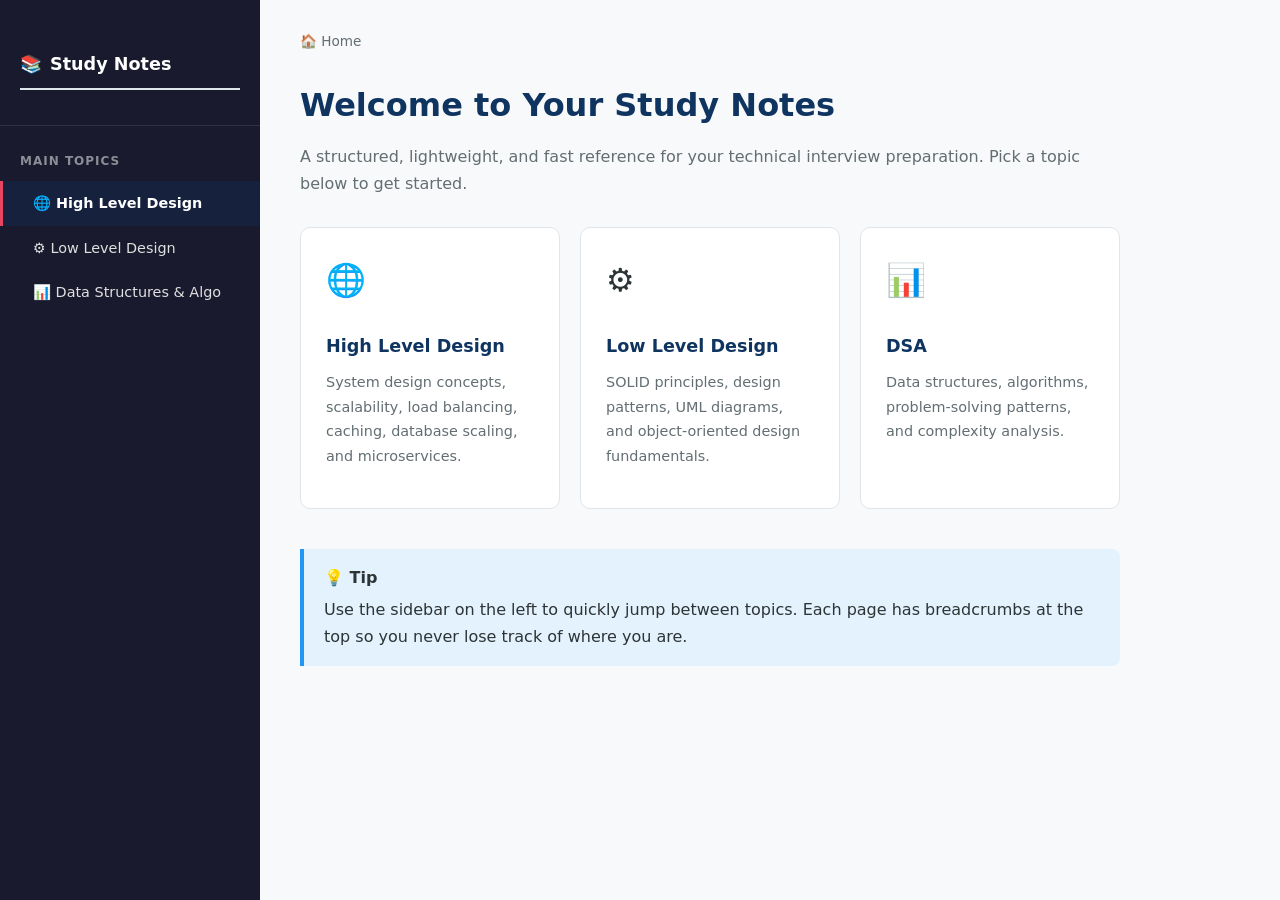
<file: index.html>
<!-- Root Dashboard (links to HLD, LLD, DSA) -->
<!-- # Root index.html - Dashboard -->

<!DOCTYPE html>
<html lang="en">
<head>
  <meta charset="UTF-8">
  <meta name="viewport" content="width=device-width, initial-scale=1.0">
  <title>Study Notes - Dashboard</title>
  <link rel="stylesheet" href="styles.css">
</head>
<body>
  <!-- Sidebar -->
  <nav class="sidebar">
    <div class="sidebar-header">
      <h2>Study Notes</h2>
    </div>
    <div class="sidebar-section">
      <div class="sidebar-section-title">Main Topics</div>
      <a href="HLD/index.html" class="active">🌐 High Level Design</a>
      <a href="LLD/index.html">⚙️ Low Level Design</a>
      <a href="DSA/index.html">📊 Data Structures & Algo</a>
    </div>
  </nav>

  <!-- Main Content -->
  <main class="main-content">
    <div class="breadcrumb">
      <span>🏠 Home</span>
    </div>

    <h1>Welcome to Your Study Notes</h1>
    <p style="color: var(--text-light); margin-bottom: 30px;">
      A structured, lightweight, and fast reference for your technical interview preparation.
      Pick a topic below to get started.
    </p>

    <div class="card-grid">
      <a href="HLD/index.html" class="card">
        <div class="card-icon">🌐</div>
        <h3>High Level Design</h3>
        <p>System design concepts, scalability, load balancing, caching, database scaling, and microservices.</p>
      </a>

      <a href="LLD/index.html" class="card">
        <div class="card-icon">⚙️</div>
        <h3>Low Level Design</h3>
        <p>SOLID principles, design patterns, UML diagrams, and object-oriented design fundamentals.</p>
      </a>

      <a href="DSA/index.html" class="card">
        <div class="card-icon">📊</div>
        <h3>DSA</h3>
        <p>Data structures, algorithms, problem-solving patterns, and complexity analysis.</p>
      </a>
    </div>

    <div class="info-box" style="margin-top: 40px;">
      <strong>💡 Tip</strong>
      Use the sidebar on the left to quickly jump between topics. Each page has breadcrumbs at the top so you never lose track of where you are.
    </div>
  </main>
</body>
</html>
</file>
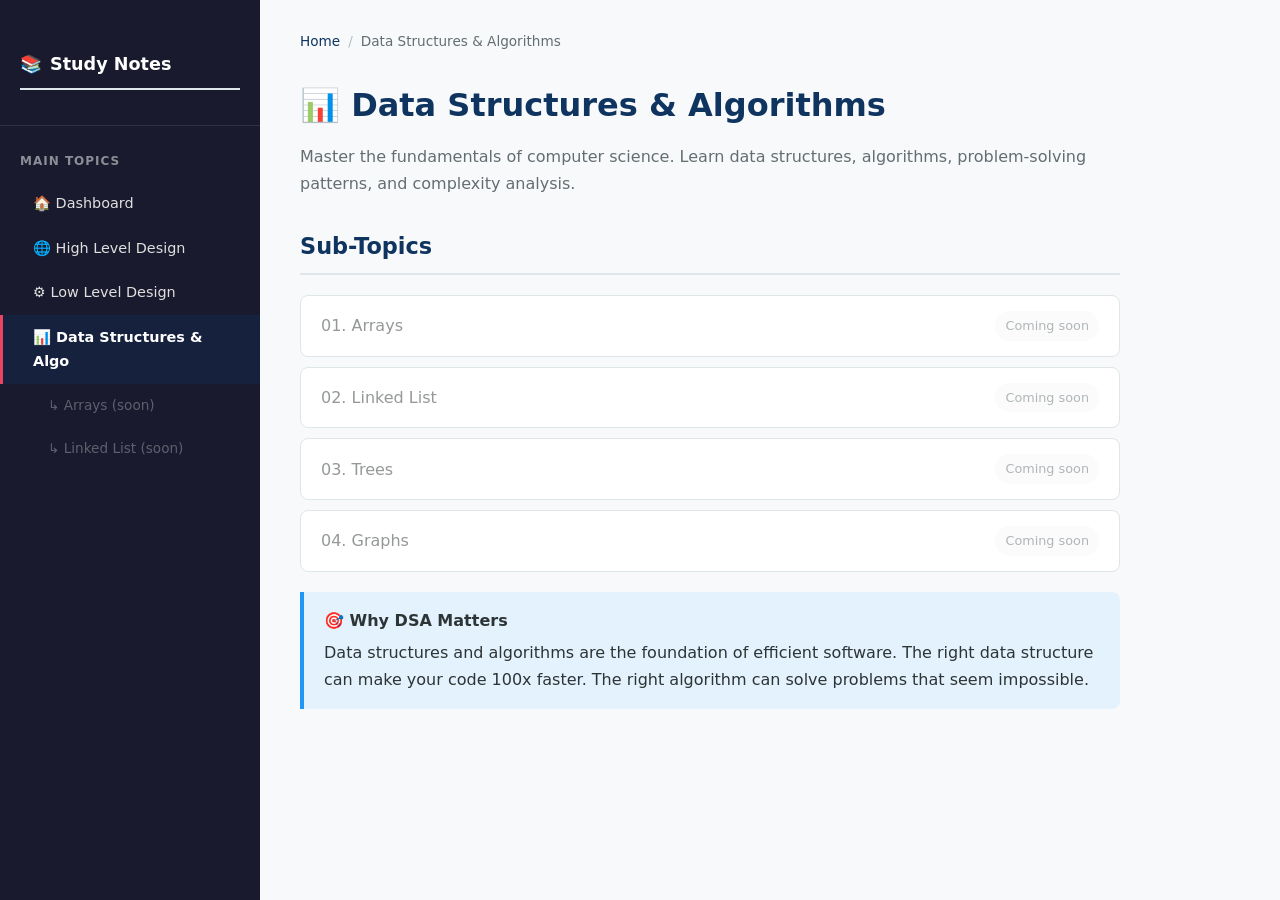
<file: DSA/index.html>
<!-- # DSA/index.html - Placeholder Main Topic Page -->

<!DOCTYPE html>
<html lang="en">
<head>
  <meta charset="UTF-8">
  <meta name="viewport" content="width=device-width, initial-scale=1.0">
  <title>DSA - Data Structures & Algorithms</title>
  <link rel="stylesheet" href="../styles.css">
</head>
<body>
  <nav class="sidebar">
    <div class="sidebar-header"><h2>Study Notes</h2></div>
    <div class="sidebar-section">
      <div class="sidebar-section-title">Main Topics</div>
      <a href="../index.html">🏠 Dashboard</a>
      <a href="../HLD/index.html">🌐 High Level Design</a>
      <a href="../LLD/index.html">⚙️ Low Level Design</a>
      <a href="index.html" class="active">📊 Data Structures & Algo</a>
      <a href="#" class="sub-link" style="color:rgba(255,255,255,0.3)">↳ Arrays (soon)</a>
      <a href="#" class="sub-link" style="color:rgba(255,255,255,0.3)">↳ Linked List (soon)</a>
    </div>
  </nav>

  <main class="main-content">
    <div class="breadcrumb">
      <a href="../index.html">Home</a><span class="sep">/</span><span>Data Structures & Algorithms</span>
    </div>

    <h1>📊 Data Structures & Algorithms</h1>
    <p style="color: var(--text-light); margin-bottom: 30px;">
      Master the fundamentals of computer science. Learn data structures, algorithms, 
      problem-solving patterns, and complexity analysis.
    </p>

    <h2>Sub-Topics</h2>
    <ul class="topic-list">
      <li>
        <a href="#" style="opacity: 0.5; cursor: not-allowed;">
          <span class="topic-name">01. Arrays</span>
          <span class="topic-count">Coming soon</span>
        </a>
      </li>
      <li>
        <a href="#" style="opacity: 0.5; cursor: not-allowed;">
          <span class="topic-name">02. Linked List</span>
          <span class="topic-count">Coming soon</span>
        </a>
      </li>
      <li>
        <a href="#" style="opacity: 0.5; cursor: not-allowed;">
          <span class="topic-name">03. Trees</span>
          <span class="topic-count">Coming soon</span>
        </a>
      </li>
      <li>
        <a href="#" style="opacity: 0.5; cursor: not-allowed;">
          <span class="topic-name">04. Graphs</span>
          <span class="topic-count">Coming soon</span>
        </a>
      </li>
    </ul>

    <div class="info-box">
      <strong>🎯 Why DSA Matters</strong>
      Data structures and algorithms are the foundation of efficient software. 
      The right data structure can make your code 100x faster. The right algorithm 
      can solve problems that seem impossible.
    </div>
  </main>
</body>
</html>
</file>
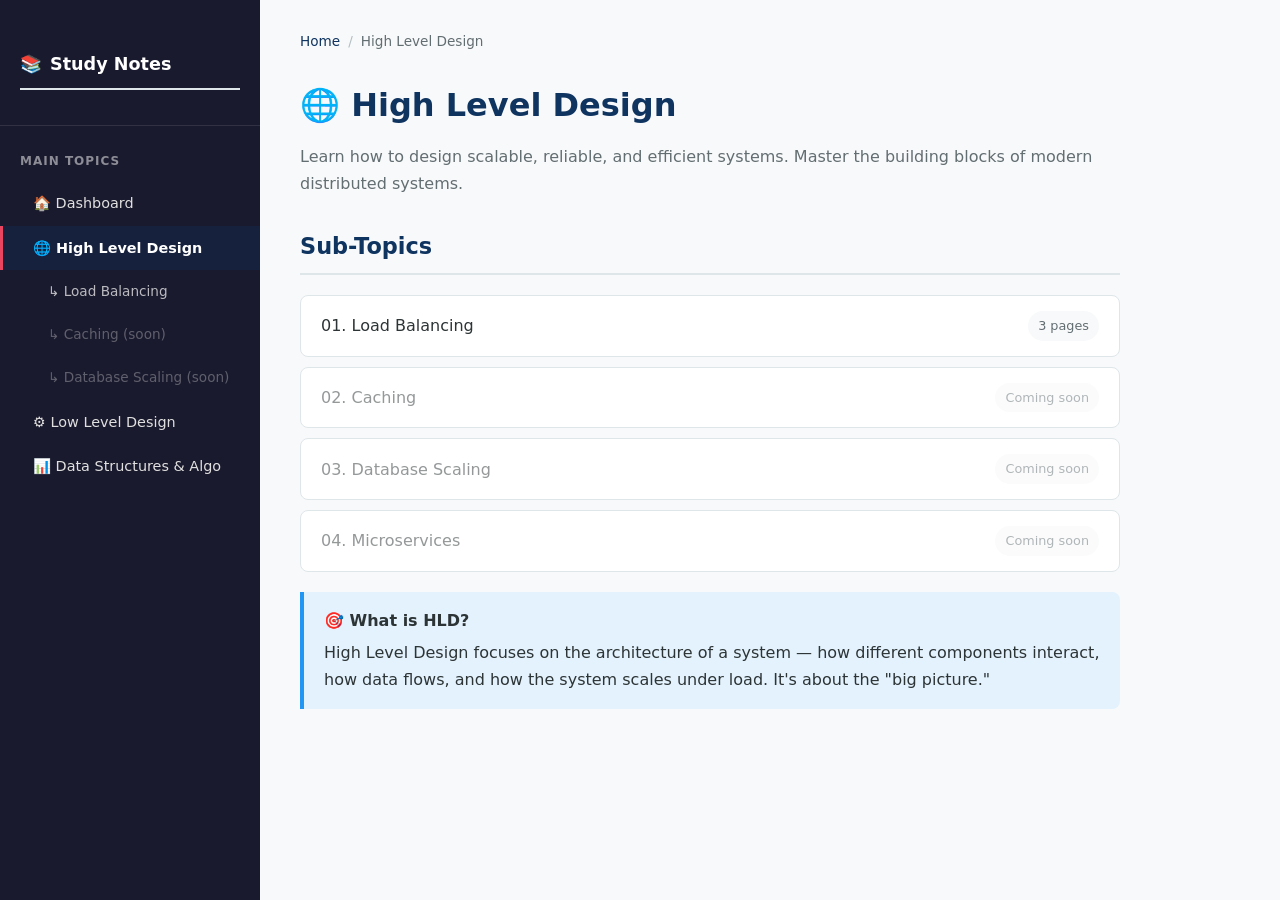
<file: HLD/index.html>
<!-- # HLD/index.html - Main Topic Page -->

<!DOCTYPE html>
<html lang="en">
<head>
  <meta charset="UTF-8">
  <meta name="viewport" content="width=device-width, initial-scale=1.0">
  <title>HLD - High Level Design</title>
  <link rel="stylesheet" href="../styles.css">
</head>
<body>
  <!-- Sidebar -->
  <nav class="sidebar">
    <div class="sidebar-header">
      <h2>Study Notes</h2>
    </div>
    <div class="sidebar-section">
      <div class="sidebar-section-title">Main Topics</div>
      <a href="../index.html">🏠 Dashboard</a>
      <a href="index.html" class="active">🌐 High Level Design</a>
      <a href="01_Load_Balancing/index.html" class="sub-link">↳ Load Balancing</a>
      <a href="#" class="sub-link" style="color:rgba(255,255,255,0.3)">↳ Caching (soon)</a>
      <a href="#" class="sub-link" style="color:rgba(255,255,255,0.3)">↳ Database Scaling (soon)</a>
      <a href="../LLD/index.html">⚙️ Low Level Design</a>
      <a href="../DSA/index.html">📊 Data Structures & Algo</a>
    </div>
  </nav>

  <!-- Main Content -->
  <main class="main-content">
    <div class="breadcrumb">
      <a href="../index.html">Home</a>
      <span class="sep">/</span>
      <span>High Level Design</span>
    </div>

    <h1>🌐 High Level Design</h1>
    <p style="color: var(--text-light); margin-bottom: 30px;">
      Learn how to design scalable, reliable, and efficient systems. 
      Master the building blocks of modern distributed systems.
    </p>

    <h2>Sub-Topics</h2>
    <ul class="topic-list">
      <li>
        <a href="01_Load_Balancing/index.html">
          <span class="topic-name">01. Load Balancing</span>
          <span class="topic-count">3 pages</span>
        </a>
      </li>
      <li>
        <a href="#" style="opacity: 0.5; cursor: not-allowed;">
          <span class="topic-name">02. Caching</span>
          <span class="topic-count">Coming soon</span>
        </a>
      </li>
      <li>
        <a href="#" style="opacity: 0.5; cursor: not-allowed;">
          <span class="topic-name">03. Database Scaling</span>
          <span class="topic-count">Coming soon</span>
        </a>
      </li>
      <li>
        <a href="#" style="opacity: 0.5; cursor: not-allowed;">
          <span class="topic-name">04. Microservices</span>
          <span class="topic-count">Coming soon</span>
        </a>
      </li>
    </ul>

    <div class="info-box">
      <strong>🎯 What is HLD?</strong>
      High Level Design focuses on the architecture of a system — how different components interact, 
      how data flows, and how the system scales under load. It's about the "big picture."
    </div>
  </main>
</body>
</html>
</file>
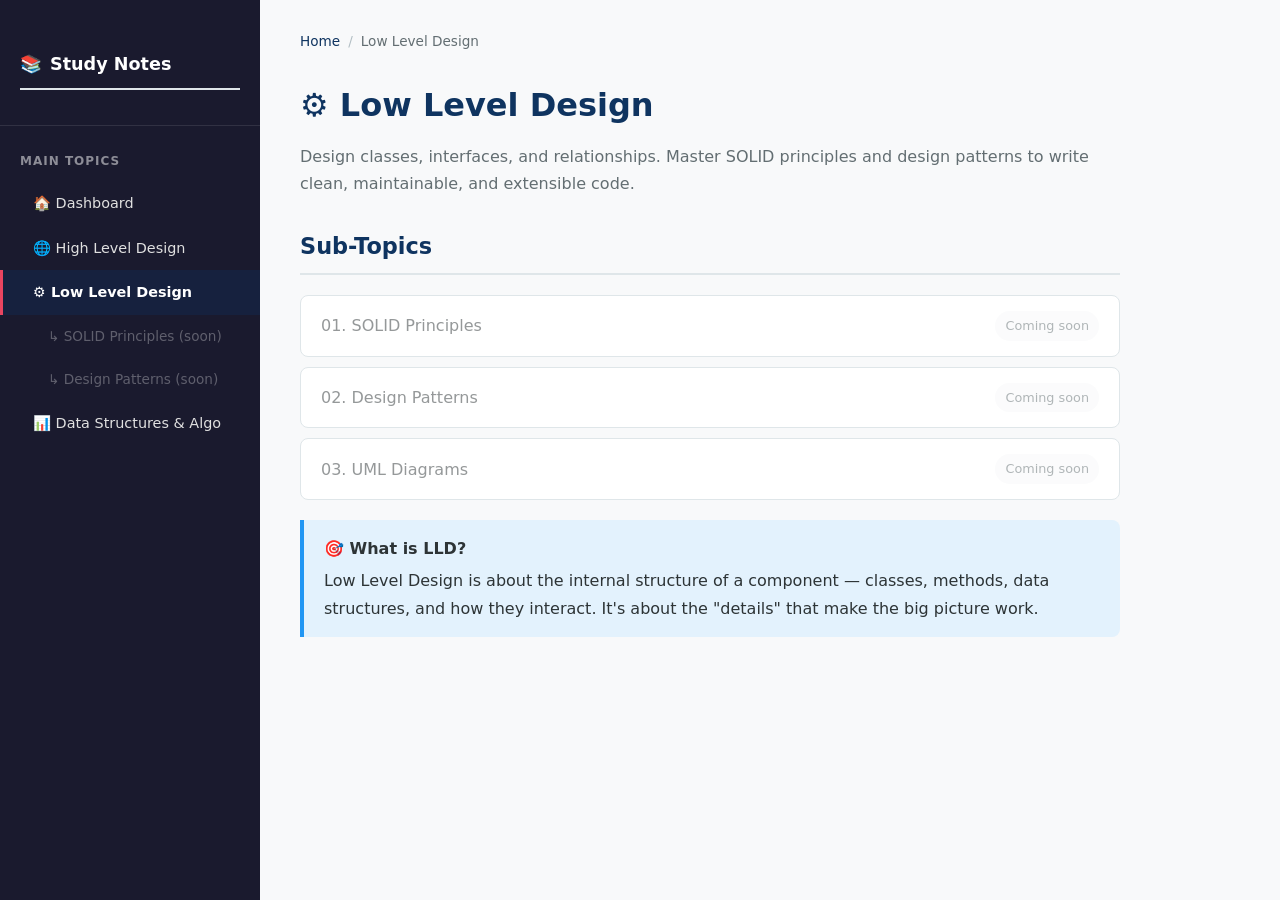
<file: LLD/index.html>
<!-- # LLD/index.html - Placeholder Main Topic Page -->

<!DOCTYPE html>
<html lang="en">
<head>
  <meta charset="UTF-8">
  <meta name="viewport" content="width=device-width, initial-scale=1.0">
  <title>LLD - Low Level Design</title>
  <link rel="stylesheet" href="../styles.css">
</head>
<body>
  <nav class="sidebar">
    <div class="sidebar-header"><h2>Study Notes</h2></div>
    <div class="sidebar-section">
      <div class="sidebar-section-title">Main Topics</div>
      <a href="../index.html">🏠 Dashboard</a>
      <a href="../HLD/index.html">🌐 High Level Design</a>
      <a href="index.html" class="active">⚙️ Low Level Design</a>
      <a href="#" class="sub-link" style="color:rgba(255,255,255,0.3)">↳ SOLID Principles (soon)</a>
      <a href="#" class="sub-link" style="color:rgba(255,255,255,0.3)">↳ Design Patterns (soon)</a>
      <a href="../DSA/index.html">📊 Data Structures & Algo</a>
    </div>
  </nav>

  <main class="main-content">
    <div class="breadcrumb">
      <a href="../index.html">Home</a><span class="sep">/</span><span>Low Level Design</span>
    </div>

    <h1>⚙️ Low Level Design</h1>
    <p style="color: var(--text-light); margin-bottom: 30px;">
      Design classes, interfaces, and relationships. Master SOLID principles and design patterns 
      to write clean, maintainable, and extensible code.
    </p>

    <h2>Sub-Topics</h2>
    <ul class="topic-list">
      <li>
        <a href="#" style="opacity: 0.5; cursor: not-allowed;">
          <span class="topic-name">01. SOLID Principles</span>
          <span class="topic-count">Coming soon</span>
        </a>
      </li>
      <li>
        <a href="#" style="opacity: 0.5; cursor: not-allowed;">
          <span class="topic-name">02. Design Patterns</span>
          <span class="topic-count">Coming soon</span>
        </a>
      </li>
      <li>
        <a href="#" style="opacity: 0.5; cursor: not-allowed;">
          <span class="topic-name">03. UML Diagrams</span>
          <span class="topic-count">Coming soon</span>
        </a>
      </li>
    </ul>

    <div class="info-box">
      <strong>🎯 What is LLD?</strong>
      Low Level Design is about the internal structure of a component — classes, methods, 
      data structures, and how they interact. It's about the "details" that make the big picture work.
    </div>
  </main>
</body>
</html>
</file>
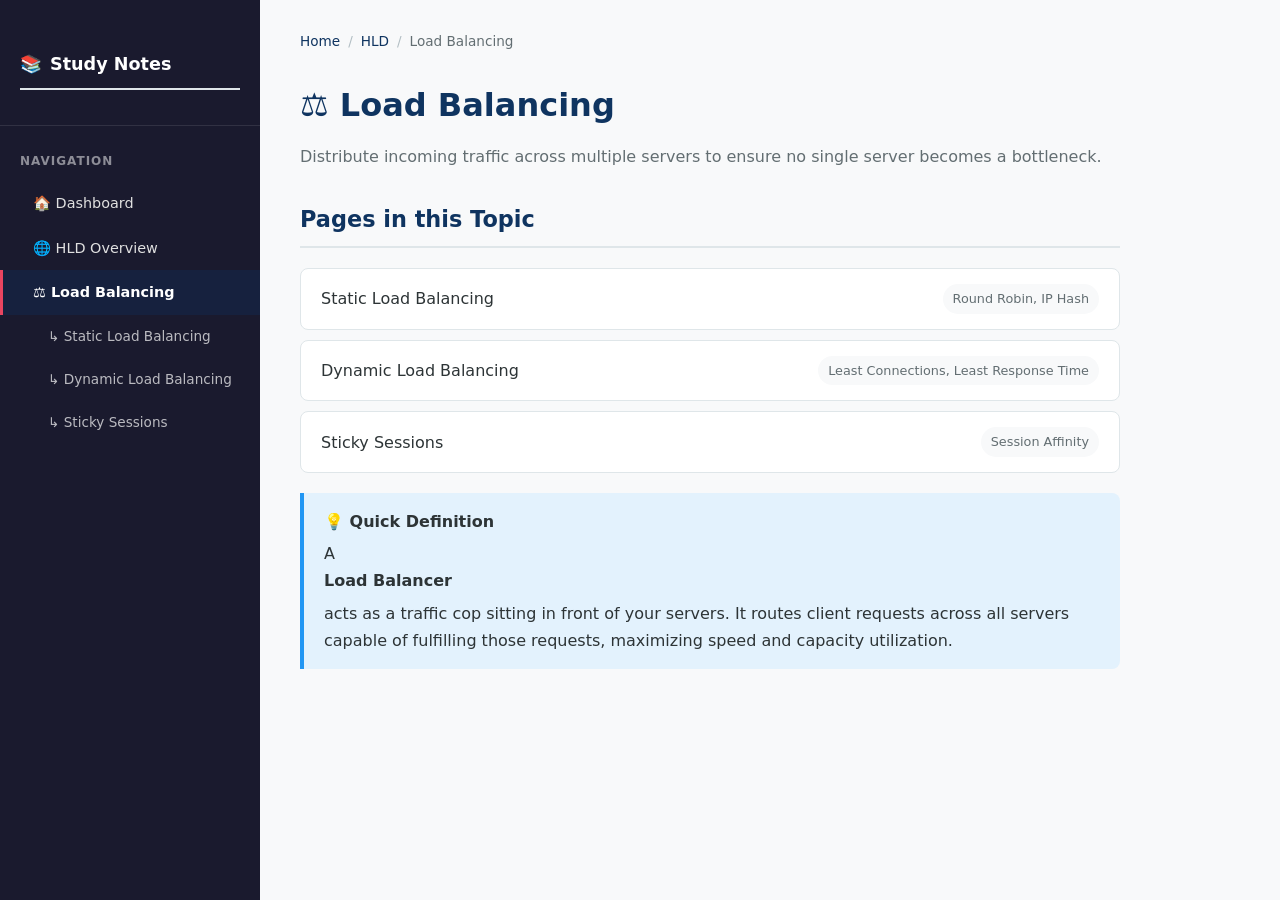
<file: HLD/01_Load_Balancing/index.html>
<!-- # HLD/01_Load_Balancing/index.html - Sub-Topic Index Page-->
 
<!DOCTYPE html>
<html lang="en">
<head>
  <meta charset="UTF-8">
  <meta name="viewport" content="width=device-width, initial-scale=1.0">
  <title>Load Balancing - HLD</title>
  <link rel="stylesheet" href="../../styles.css">
</head>
<body>
  <!-- Sidebar -->
  <nav class="sidebar">
    <div class="sidebar-header">
      <h2>Study Notes</h2>
    </div>
    <div class="sidebar-section">
      <div class="sidebar-section-title">Navigation</div>
      <a href="../../index.html">🏠 Dashboard</a>
      <a href="../index.html">🌐 HLD Overview</a>
      <a href="index.html" class="active">⚖️ Load Balancing</a>
      <a href="static_lb.html" class="sub-link">↳ Static Load Balancing</a>
      <a href="dynamic_lb.html" class="sub-link">↳ Dynamic Load Balancing</a>
      <a href="sticky_sessions.html" class="sub-link">↳ Sticky Sessions</a>
    </div>
  </nav>

  <!-- Main Content -->
  <main class="main-content">
    <div class="breadcrumb">
      <a href="../../index.html">Home</a>
      <span class="sep">/</span>
      <a href="../index.html">HLD</a>
      <span class="sep">/</span>
      <span>Load Balancing</span>
    </div>

    <h1>⚖️ Load Balancing</h1>
    <p style="color: var(--text-light); margin-bottom: 30px;">
      Distribute incoming traffic across multiple servers to ensure no single server becomes a bottleneck.
    </p>

    <h2>Pages in this Topic</h2>
    <ul class="topic-list">
      <li>
        <a href="static_lb.html">
          <span class="topic-name">Static Load Balancing</span>
          <span class="topic-count">Round Robin, IP Hash</span>
        </a>
      </li>
      <li>
        <a href="dynamic_lb.html">
          <span class="topic-name">Dynamic Load Balancing</span>
          <span class="topic-count">Least Connections, Least Response Time</span>
        </a>
      </li>
      <li>
        <a href="sticky_sessions.html">
          <span class="topic-name">Sticky Sessions</span>
          <span class="topic-count">Session Affinity</span>
        </a>
      </li>
    </ul>

    <div class="info-box">
      <strong>💡 Quick Definition</strong>
      A <strong>Load Balancer</strong> acts as a traffic cop sitting in front of your servers. 
      It routes client requests across all servers capable of fulfilling those requests, 
      maximizing speed and capacity utilization.
    </div>
  </main>
</body>
</html>
</file>
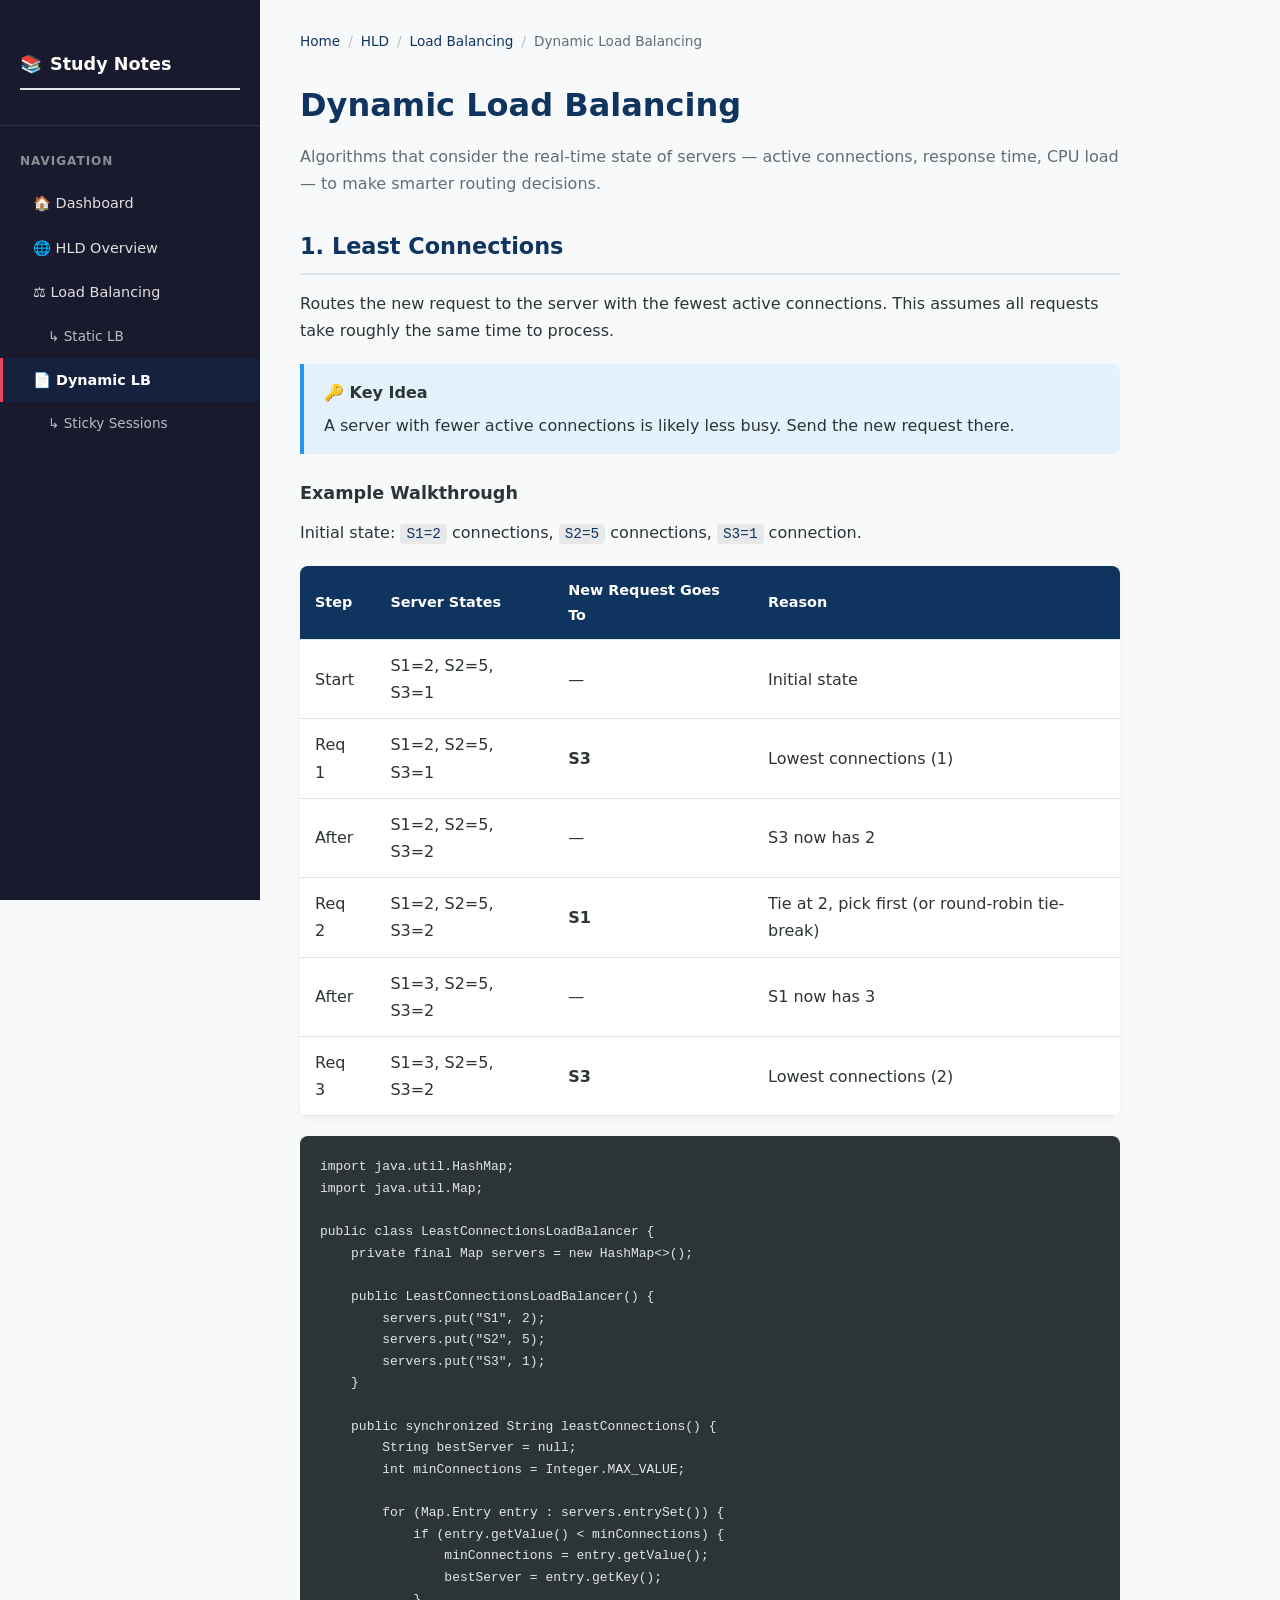
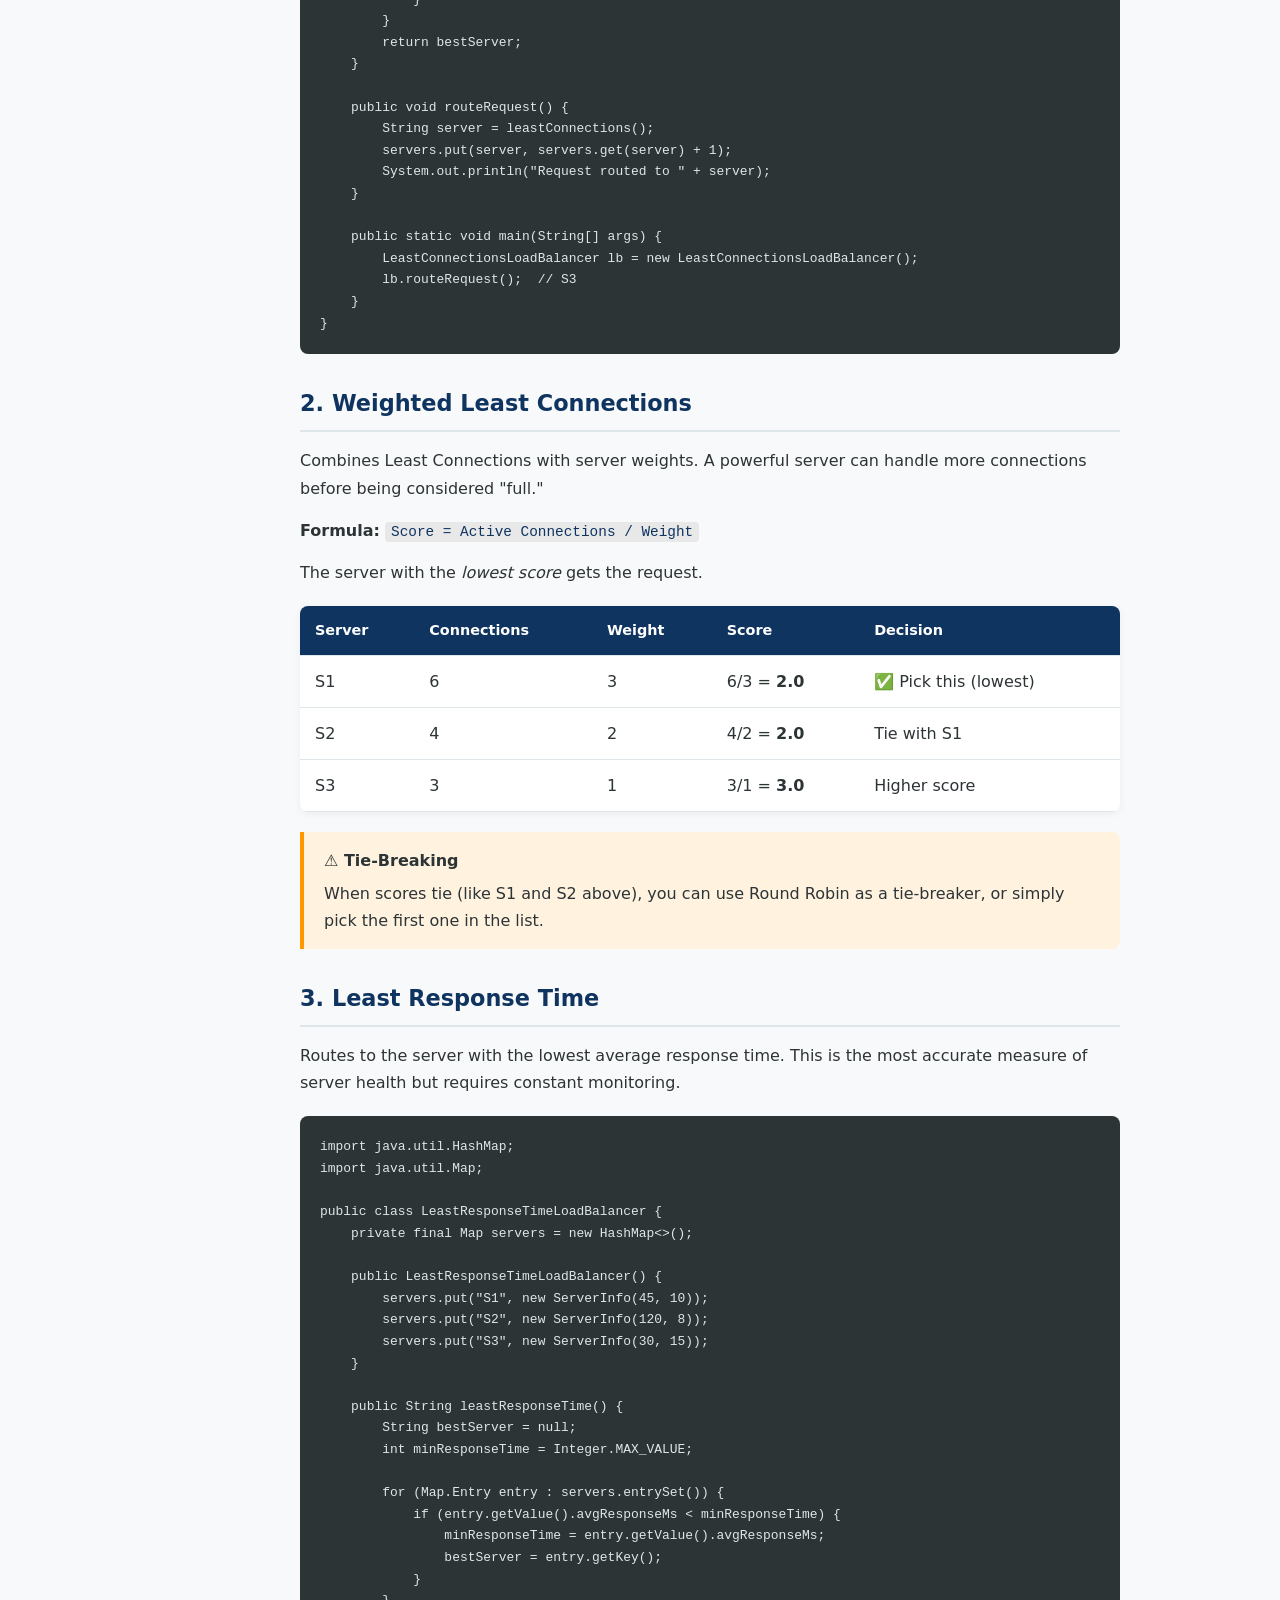
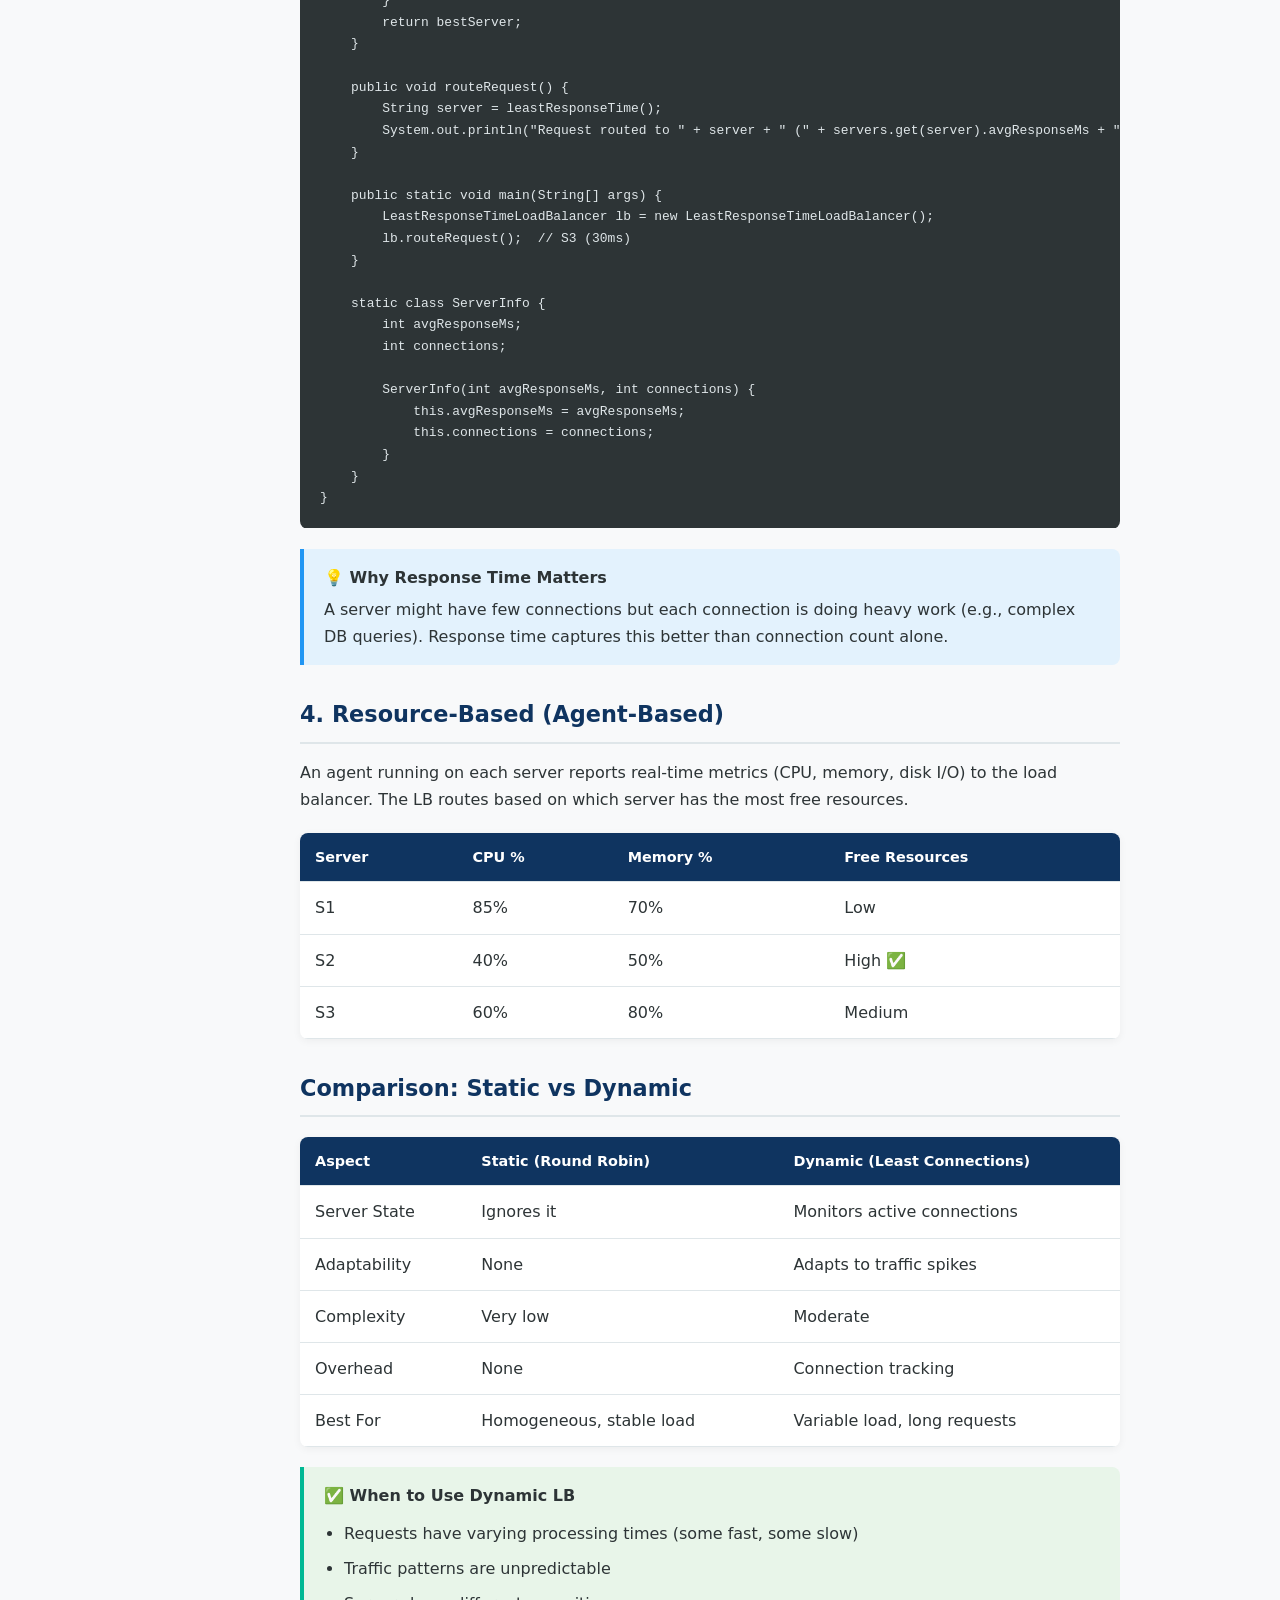
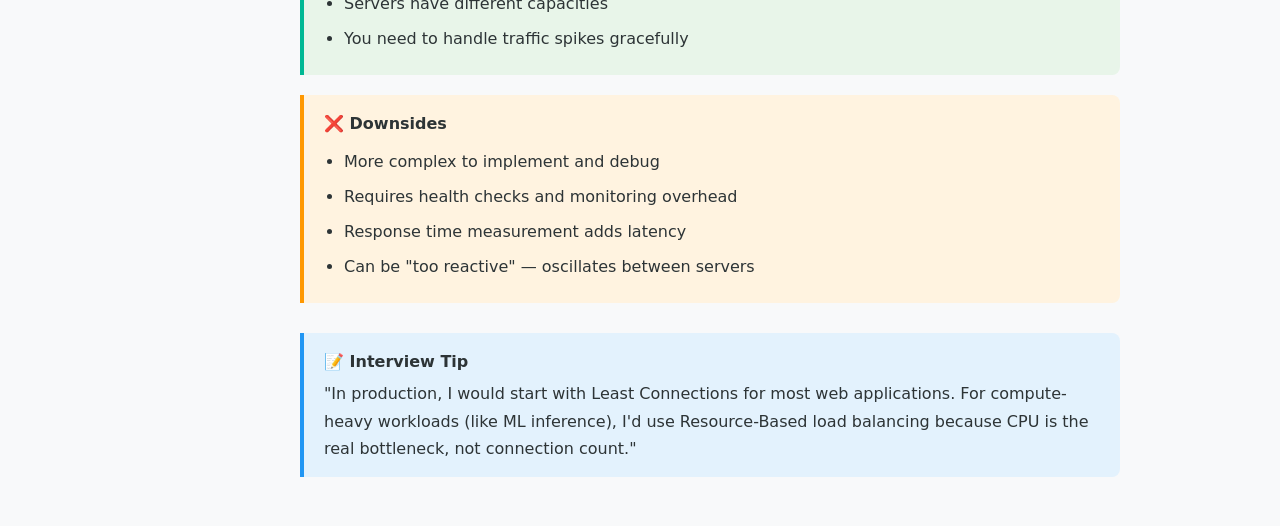
<file: HLD/01_Load_Balancing/dynamic_lb.html>
<!-- # HLD/01_Load_Balancing/dynamic_lb.html - Leaf Content Page -->

<!DOCTYPE html>
<html lang="en">
<head>
  <meta charset="UTF-8">
  <meta name="viewport" content="width=device-width, initial-scale=1.0">
  <title>Dynamic Load Balancing - HLD</title>
  <link rel="stylesheet" href="../../styles.css">
</head>
<body>
  <nav class="sidebar">
    <div class="sidebar-header"><h2>Study Notes</h2></div>
    <div class="sidebar-section">
      <div class="sidebar-section-title">Navigation</div>
      <a href="../../index.html">🏠 Dashboard</a>
      <a href="../index.html">🌐 HLD Overview</a>
      <a href="index.html">⚖️ Load Balancing</a>
      <a href="static_lb.html" class="sub-link">↳ Static LB</a>
      <a href="dynamic_lb.html" class="active">📄 Dynamic LB</a>
      <a href="sticky_sessions.html" class="sub-link">↳ Sticky Sessions</a>
    </div>
  </nav>

  <main class="main-content">
    <div class="breadcrumb">
      <a href="../../index.html">Home</a><span class="sep">/</span>
      <a href="../index.html">HLD</a><span class="sep">/</span>
      <a href="index.html">Load Balancing</a><span class="sep">/</span>
      <span>Dynamic Load Balancing</span>
    </div>

    <h1>Dynamic Load Balancing</h1>
    <p style="color: var(--text-light);">
      Algorithms that consider the real-time state of servers — active connections, response time, CPU load — 
      to make smarter routing decisions.
    </p>

    <h2>1. Least Connections</h2>
    <p>
      Routes the new request to the server with the fewest active connections. 
      This assumes all requests take roughly the same time to process.
    </p>

    <div class="info-box">
      <strong>🔑 Key Idea</strong>
      A server with fewer active connections is likely less busy. Send the new request there.
    </div>

    <h3>Example Walkthrough</h3>
    <p>Initial state: <code>S1=2</code> connections, <code>S2=5</code> connections, <code>S3=1</code> connection.</p>

    <table>
      <tr><th>Step</th><th>Server States</th><th>New Request Goes To</th><th>Reason</th></tr>
      <tr><td>Start</td><td>S1=2, S2=5, S3=1</td><td>—</td><td>Initial state</td></tr>
      <tr><td>Req 1</td><td>S1=2, S2=5, S3=1</td><td><strong>S3</strong></td><td>Lowest connections (1)</td></tr>
      <tr><td>After</td><td>S1=2, S2=5, S3=2</td><td>—</td><td>S3 now has 2</td></tr>
      <tr><td>Req 2</td><td>S1=2, S2=5, S3=2</td><td><strong>S1</strong></td><td>Tie at 2, pick first (or round-robin tie-break)</td></tr>
      <tr><td>After</td><td>S1=3, S2=5, S3=2</td><td>—</td><td>S1 now has 3</td></tr>
      <tr><td>Req 3</td><td>S1=3, S2=5, S3=2</td><td><strong>S3</strong></td><td>Lowest connections (2)</td></tr>
    </table>

    <pre><code>import java.util.HashMap;
import java.util.Map;

public class LeastConnectionsLoadBalancer {
    private final Map<String, Integer> servers = new HashMap<>();

    public LeastConnectionsLoadBalancer() {
        servers.put("S1", 2);
        servers.put("S2", 5);
        servers.put("S3", 1);
    }

    public synchronized String leastConnections() {
        String bestServer = null;
        int minConnections = Integer.MAX_VALUE;

        for (Map.Entry<String, Integer> entry : servers.entrySet()) {
            if (entry.getValue() < minConnections) {
                minConnections = entry.getValue();
                bestServer = entry.getKey();
            }
        }
        return bestServer;
    }

    public void routeRequest() {
        String server = leastConnections();
        servers.put(server, servers.get(server) + 1);
        System.out.println("Request routed to " + server);
    }

    public static void main(String[] args) {
        LeastConnectionsLoadBalancer lb = new LeastConnectionsLoadBalancer();
        lb.routeRequest();  // S3
    }
}</code></pre>

    <h2>2. Weighted Least Connections</h2>
    <p>
      Combines Least Connections with server weights. A powerful server can handle more connections 
      before being considered "full."
    </p>

    <p><strong>Formula:</strong> <code>Score = Active Connections / Weight</code></p>
    <p>The server with the <em>lowest score</em> gets the request.</p>

    <table>
      <tr><th>Server</th><th>Connections</th><th>Weight</th><th>Score</th><th>Decision</th></tr>
      <tr><td>S1</td><td>6</td><td>3</td><td>6/3 = <strong>2.0</strong></td><td>✅ Pick this (lowest)</td></tr>
      <tr><td>S2</td><td>4</td><td>2</td><td>4/2 = <strong>2.0</strong></td><td>Tie with S1</td></tr>
      <tr><td>S3</td><td>3</td><td>1</td><td>3/1 = <strong>3.0</strong></td><td>Higher score</td></tr>
    </table>

    <div class="info-box warning">
      <strong>⚠️ Tie-Breaking</strong>
      When scores tie (like S1 and S2 above), you can use Round Robin as a tie-breaker, 
      or simply pick the first one in the list.
    </div>

    <h2>3. Least Response Time</h2>
    <p>
      Routes to the server with the lowest average response time. 
      This is the most accurate measure of server health but requires constant monitoring.
    </p>

    <pre><code>import java.util.HashMap;
import java.util.Map;

public class LeastResponseTimeLoadBalancer {
    private final Map<String, ServerInfo> servers = new HashMap<>();

    public LeastResponseTimeLoadBalancer() {
        servers.put("S1", new ServerInfo(45, 10));
        servers.put("S2", new ServerInfo(120, 8));
        servers.put("S3", new ServerInfo(30, 15));
    }

    public String leastResponseTime() {
        String bestServer = null;
        int minResponseTime = Integer.MAX_VALUE;

        for (Map.Entry<String, ServerInfo> entry : servers.entrySet()) {
            if (entry.getValue().avgResponseMs < minResponseTime) {
                minResponseTime = entry.getValue().avgResponseMs;
                bestServer = entry.getKey();
            }
        }
        return bestServer;
    }

    public void routeRequest() {
        String server = leastResponseTime();
        System.out.println("Request routed to " + server + " (" + servers.get(server).avgResponseMs + "ms)");
    }

    public static void main(String[] args) {
        LeastResponseTimeLoadBalancer lb = new LeastResponseTimeLoadBalancer();
        lb.routeRequest();  // S3 (30ms)
    }

    static class ServerInfo {
        int avgResponseMs;
        int connections;

        ServerInfo(int avgResponseMs, int connections) {
            this.avgResponseMs = avgResponseMs;
            this.connections = connections;
        }
    }
}</code></pre>

    <div class="info-box">
      <strong>💡 Why Response Time Matters</strong>
      A server might have few connections but each connection is doing heavy work (e.g., complex DB queries). 
      Response time captures this better than connection count alone.
    </div>

    <h2>4. Resource-Based (Agent-Based)</h2>
    <p>
      An agent running on each server reports real-time metrics (CPU, memory, disk I/O) to the load balancer. 
      The LB routes based on which server has the most free resources.
    </p>

    <table>
      <tr><th>Server</th><th>CPU %</th><th>Memory %</th><th>Free Resources</th></tr>
      <tr><td>S1</td><td>85%</td><td>70%</td><td>Low</td></tr>
      <tr><td>S2</td><td>40%</td><td>50%</td><td>High ✅</td></tr>
      <tr><td>S3</td><td>60%</td><td>80%</td><td>Medium</td></tr>
    </table>

    <h2>Comparison: Static vs Dynamic</h2>
    <table>
      <tr><th>Aspect</th><th>Static (Round Robin)</th><th>Dynamic (Least Connections)</th></tr>
      <tr><td>Server State</td><td>Ignores it</td><td>Monitors active connections</td></tr>
      <tr><td>Adaptability</td><td>None</td><td>Adapts to traffic spikes</td></tr>
      <tr><td>Complexity</td><td>Very low</td><td>Moderate</td></tr>
      <tr><td>Overhead</td><td>None</td><td>Connection tracking</td></tr>
      <tr><td>Best For</td><td>Homogeneous, stable load</td><td>Variable load, long requests</td></tr>
    </table>

    <div class="info-box success">
      <strong>✅ When to Use Dynamic LB</strong>
      <ul style="margin: 10px 0 0 20px;">
        <li>Requests have varying processing times (some fast, some slow)</li>
        <li>Traffic patterns are unpredictable</li>
        <li>Servers have different capacities</li>
        <li>You need to handle traffic spikes gracefully</li>
      </ul>
    </div>

    <div class="info-box warning">
      <strong>❌ Downsides</strong>
      <ul style="margin: 10px 0 0 20px;">
        <li>More complex to implement and debug</li>
        <li>Requires health checks and monitoring overhead</li>
        <li>Response time measurement adds latency</li>
        <li>Can be "too reactive" — oscillates between servers</li>
      </ul>
    </div>

    <div class="info-box" style="margin-top: 30px;">
      <strong>📝 Interview Tip</strong>
      "In production, I would start with Least Connections for most web applications. 
      For compute-heavy workloads (like ML inference), I'd use Resource-Based load balancing 
      because CPU is the real bottleneck, not connection count."
    </div>
  </main>
</body>
</html>
</file>
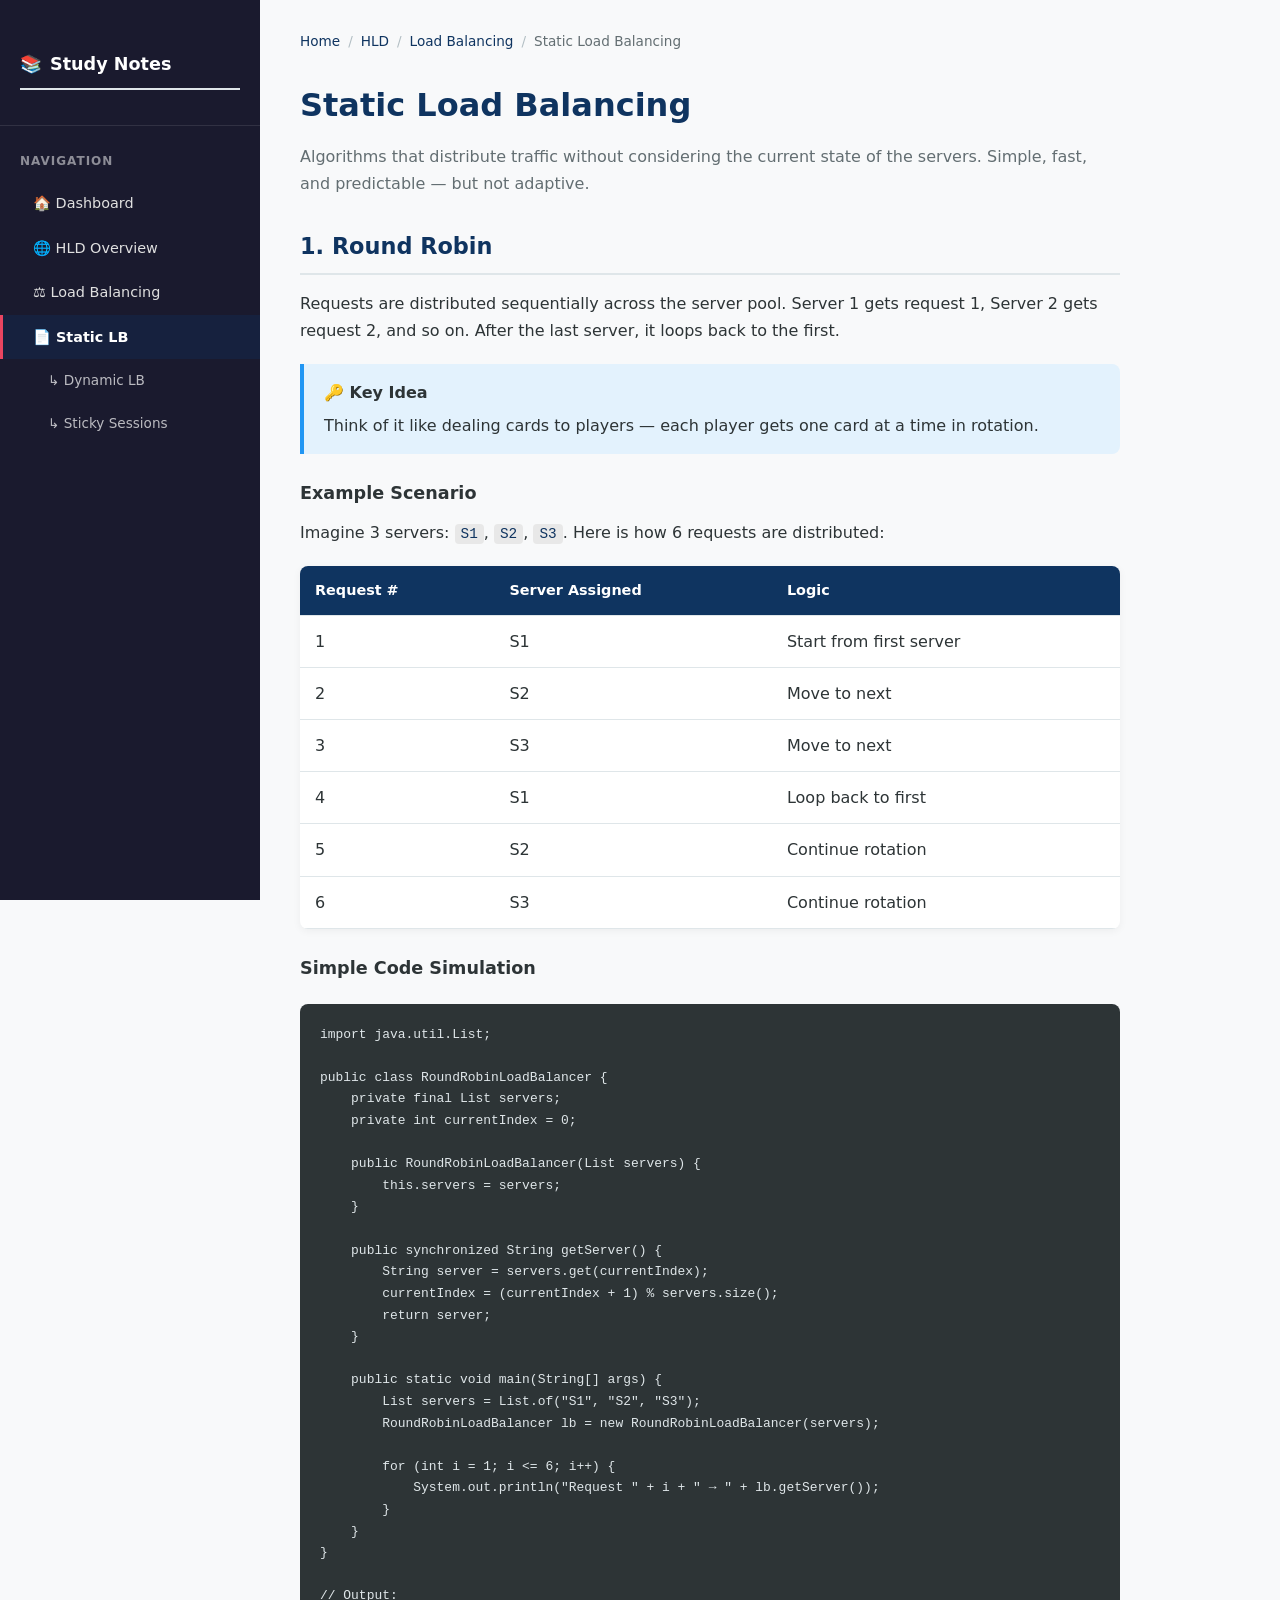
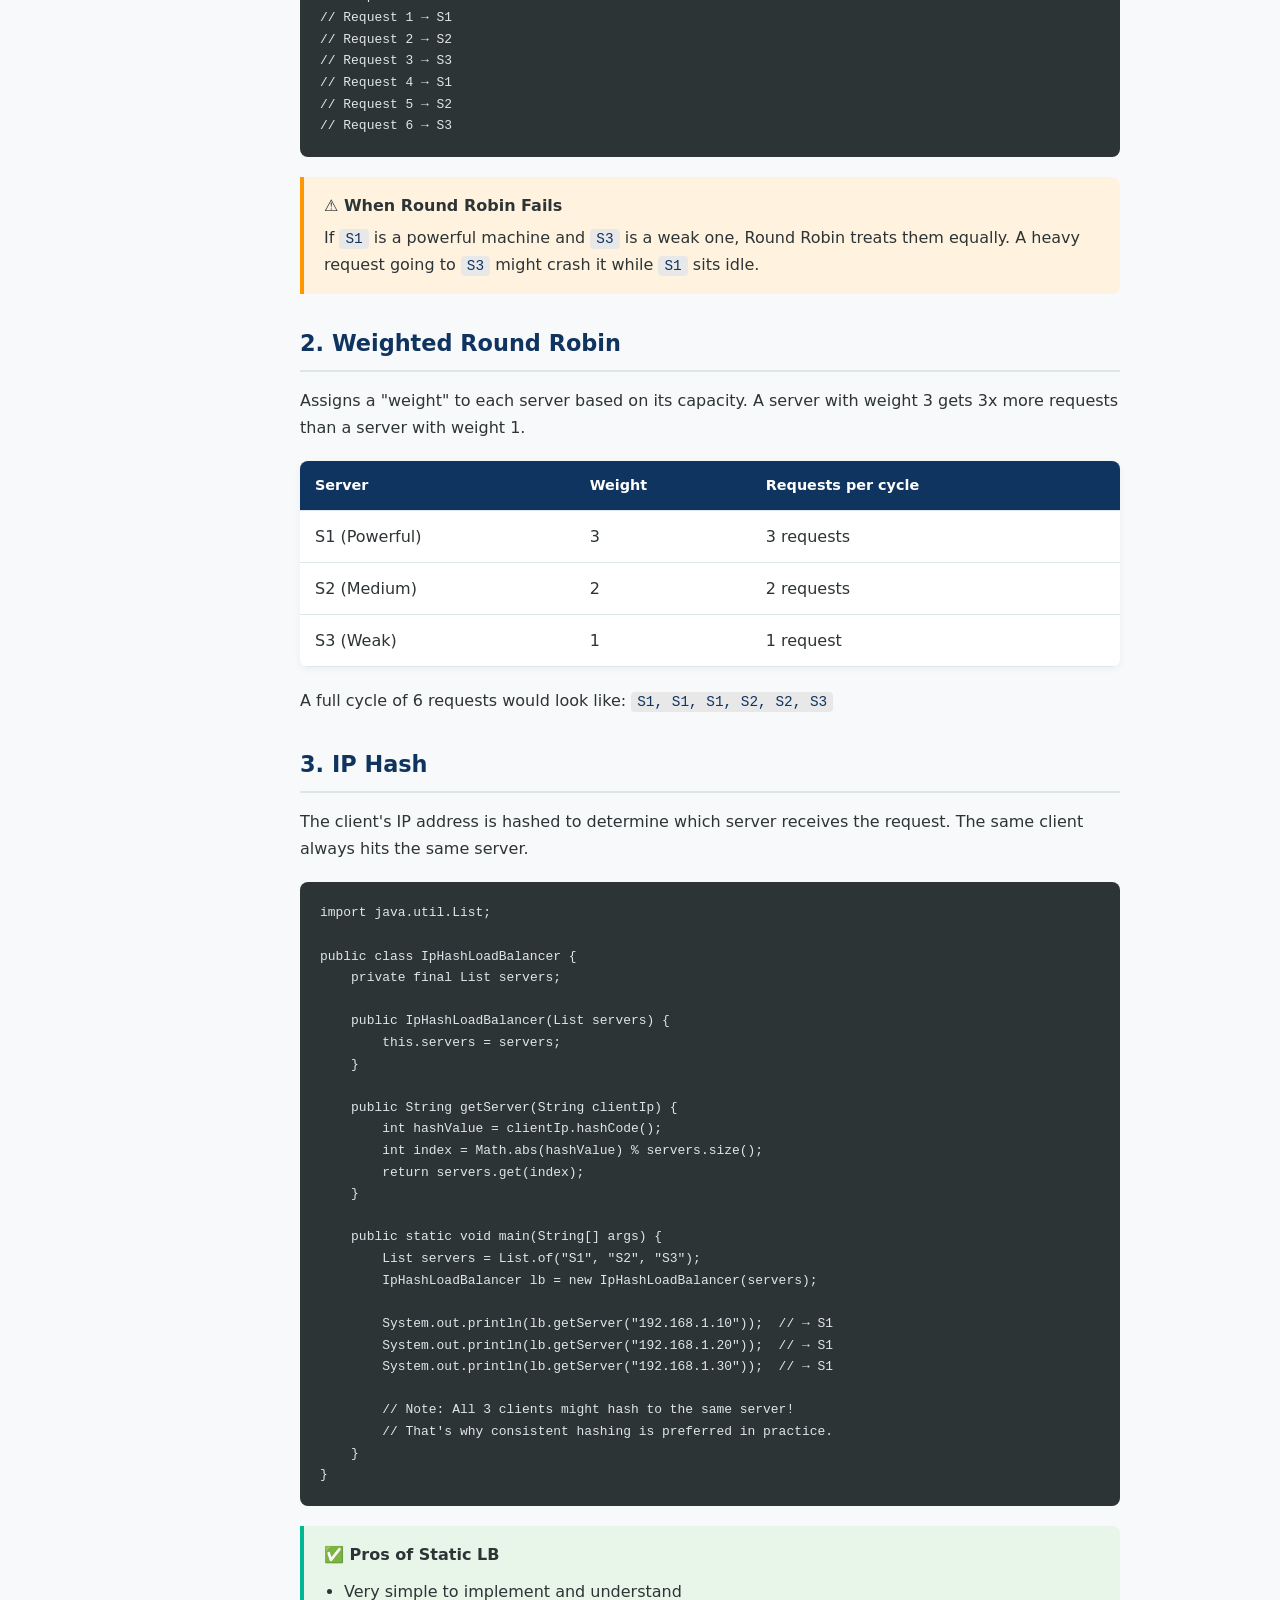
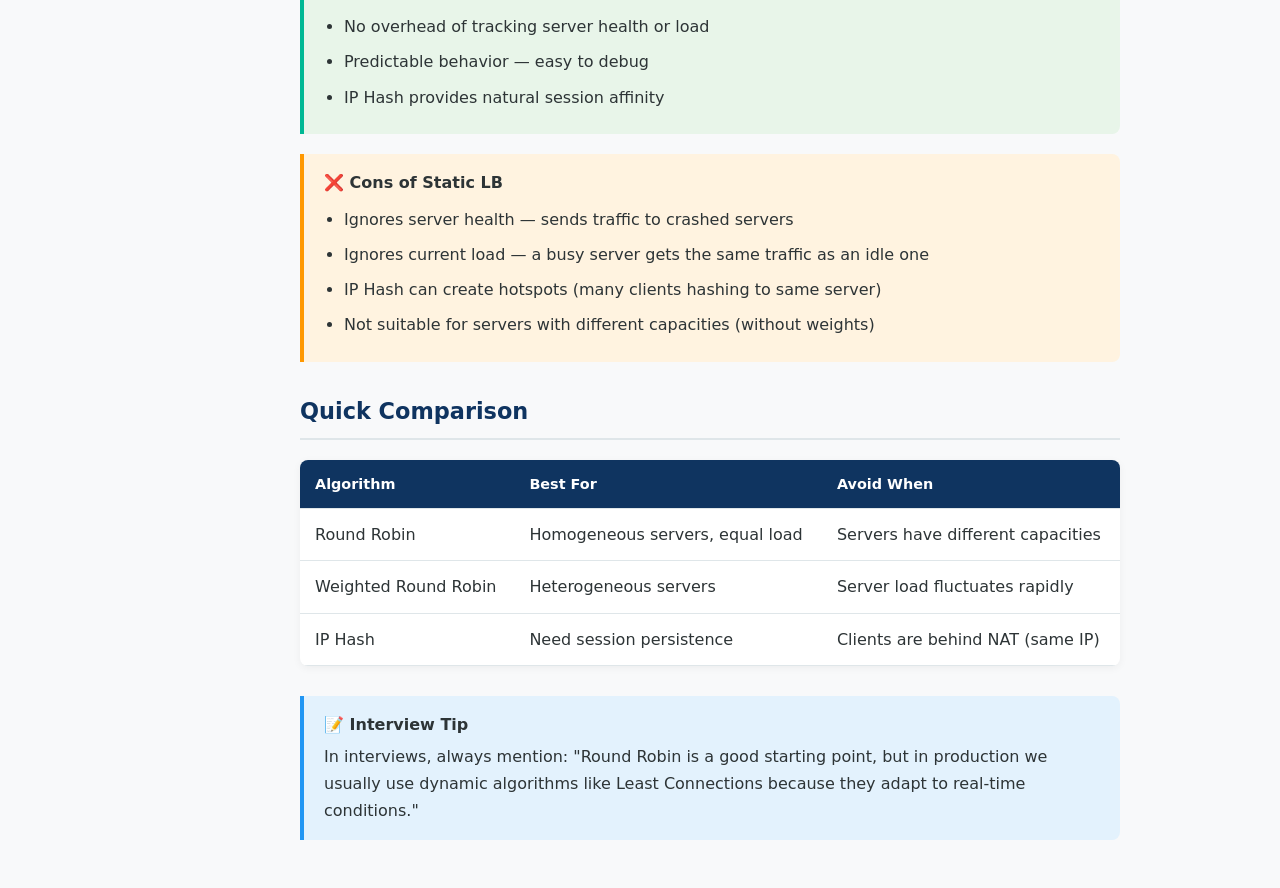
<file: HLD/01_Load_Balancing/static_lb.html>
<!-- # HLD/01_Load_Balancing/static_lb.html - Leaf Content Page (detailed study content) -->

<!DOCTYPE html>
<html lang="en">
<head>
  <meta charset="UTF-8">
  <meta name="viewport" content="width=device-width, initial-scale=1.0">
  <title>Static Load Balancing - HLD</title>
  <link rel="stylesheet" href="../../styles.css">
</head>
<body>
  <!-- Sidebar -->
  <nav class="sidebar">
    <div class="sidebar-header">
      <h2>Study Notes</h2>
    </div>
    <div class="sidebar-section">
      <div class="sidebar-section-title">Navigation</div>
      <a href="../../index.html">🏠 Dashboard</a>
      <a href="../index.html">🌐 HLD Overview</a>
      <a href="index.html">⚖️ Load Balancing</a>
      <a href="static_lb.html" class="active">📄 Static LB</a>
      <a href="dynamic_lb.html" class="sub-link">↳ Dynamic LB</a>
      <a href="sticky_sessions.html" class="sub-link">↳ Sticky Sessions</a>
    </div>
  </nav>

  <!-- Main Content -->
  <main class="main-content">
    <div class="breadcrumb">
      <a href="../../index.html">Home</a>
      <span class="sep">/</span>
      <a href="../index.html">HLD</a>
      <span class="sep">/</span>
      <a href="index.html">Load Balancing</a>
      <span class="sep">/</span>
      <span>Static Load Balancing</span>
    </div>

    <h1>Static Load Balancing</h1>
    <p style="color: var(--text-light);">
      Algorithms that distribute traffic without considering the current state of the servers.
      Simple, fast, and predictable — but not adaptive.
    </p>

    <h2>1. Round Robin</h2>
    <p>
      Requests are distributed sequentially across the server pool. 
      Server 1 gets request 1, Server 2 gets request 2, and so on. After the last server, it loops back to the first.
    </p>

    <div class="info-box">
      <strong>🔑 Key Idea</strong>
      Think of it like dealing cards to players — each player gets one card at a time in rotation.
    </div>

    <h3>Example Scenario</h3>
    <p>Imagine 3 servers: <code>S1</code>, <code>S2</code>, <code>S3</code>. Here is how 6 requests are distributed:</p>

    <table>
      <tr>
        <th>Request #</th>
        <th>Server Assigned</th>
        <th>Logic</th>
      </tr>
      <tr><td>1</td><td>S1</td><td>Start from first server</td></tr>
      <tr><td>2</td><td>S2</td><td>Move to next</td></tr>
      <tr><td>3</td><td>S3</td><td>Move to next</td></tr>
      <tr><td>4</td><td>S1</td><td>Loop back to first</td></tr>
      <tr><td>5</td><td>S2</td><td>Continue rotation</td></tr>
      <tr><td>6</td><td>S3</td><td>Continue rotation</td></tr>
    </table>

    <h3>Simple Code Simulation</h3>
    <pre><code>import java.util.List;

public class RoundRobinLoadBalancer {
    private final List<String> servers;
    private int currentIndex = 0;

    public RoundRobinLoadBalancer(List<String> servers) {
        this.servers = servers;
    }

    public synchronized String getServer() {
        String server = servers.get(currentIndex);
        currentIndex = (currentIndex + 1) % servers.size();
        return server;
    }

    public static void main(String[] args) {
        List<String> servers = List.of("S1", "S2", "S3");
        RoundRobinLoadBalancer lb = new RoundRobinLoadBalancer(servers);

        for (int i = 1; i <= 6; i++) {
            System.out.println("Request " + i + " → " + lb.getServer());
        }
    }
}

// Output:
// Request 1 → S1
// Request 2 → S2
// Request 3 → S3
// Request 4 → S1
// Request 5 → S2
// Request 6 → S3</code></pre>

    <div class="info-box warning">
      <strong>⚠️ When Round Robin Fails</strong>
      If <code>S1</code> is a powerful machine and <code>S3</code> is a weak one, 
      Round Robin treats them equally. A heavy request going to <code>S3</code> might crash it 
      while <code>S1</code> sits idle.
    </div>

    <h2>2. Weighted Round Robin</h2>
    <p>
      Assigns a "weight" to each server based on its capacity. A server with weight 3 gets 3x more requests than a server with weight 1.
    </p>

    <table>
      <tr>
        <th>Server</th>
        <th>Weight</th>
        <th>Requests per cycle</th>
      </tr>
      <tr><td>S1 (Powerful)</td><td>3</td><td>3 requests</td></tr>
      <tr><td>S2 (Medium)</td><td>2</td><td>2 requests</td></tr>
      <tr><td>S3 (Weak)</td><td>1</td><td>1 request</td></tr>
    </table>

    <p>A full cycle of 6 requests would look like: <code>S1, S1, S1, S2, S2, S3</code></p>

    <h2>3. IP Hash</h2>
    <p>
      The client's IP address is hashed to determine which server receives the request. 
      The same client always hits the same server.
    </p>

    <pre><code>import java.util.List;

public class IpHashLoadBalancer {
    private final List<String> servers;

    public IpHashLoadBalancer(List<String> servers) {
        this.servers = servers;
    }

    public String getServer(String clientIp) {
        int hashValue = clientIp.hashCode();
        int index = Math.abs(hashValue) % servers.size();
        return servers.get(index);
    }

    public static void main(String[] args) {
        List<String> servers = List.of("S1", "S2", "S3");
        IpHashLoadBalancer lb = new IpHashLoadBalancer(servers);

        System.out.println(lb.getServer("192.168.1.10"));  // → S1
        System.out.println(lb.getServer("192.168.1.20"));  // → S1
        System.out.println(lb.getServer("192.168.1.30"));  // → S1

        // Note: All 3 clients might hash to the same server!
        // That's why consistent hashing is preferred in practice.
    }
}</code></pre>

    <div class="info-box success">
      <strong>✅ Pros of Static LB</strong>
      <ul style="margin: 10px 0 0 20px;">
        <li>Very simple to implement and understand</li>
        <li>No overhead of tracking server health or load</li>
        <li>Predictable behavior — easy to debug</li>
        <li>IP Hash provides natural session affinity</li>
      </ul>
    </div>

    <div class="info-box warning">
      <strong>❌ Cons of Static LB</strong>
      <ul style="margin: 10px 0 0 20px;">
        <li>Ignores server health — sends traffic to crashed servers</li>
        <li>Ignores current load — a busy server gets the same traffic as an idle one</li>
        <li>IP Hash can create hotspots (many clients hashing to same server)</li>
        <li>Not suitable for servers with different capacities (without weights)</li>
      </ul>
    </div>

    <h2>Quick Comparison</h2>
    <table>
      <tr>
        <th>Algorithm</th>
        <th>Best For</th>
        <th>Avoid When</th>
      </tr>
      <tr>
        <td>Round Robin</td>
        <td>Homogeneous servers, equal load</td>
        <td>Servers have different capacities</td>
      </tr>
      <tr>
        <td>Weighted Round Robin</td>
        <td>Heterogeneous servers</td>
        <td>Server load fluctuates rapidly</td>
      </tr>
      <tr>
        <td>IP Hash</td>
        <td>Need session persistence</td>
        <td>Clients are behind NAT (same IP)</td>
      </tr>
    </table>

    <div class="info-box" style="margin-top: 30px;">
      <strong>📝 Interview Tip</strong>
      In interviews, always mention: "Round Robin is a good starting point, but in production 
      we usually use dynamic algorithms like Least Connections because they adapt to real-time conditions."
    </div>
  </main>
</body>
</html>
</file>
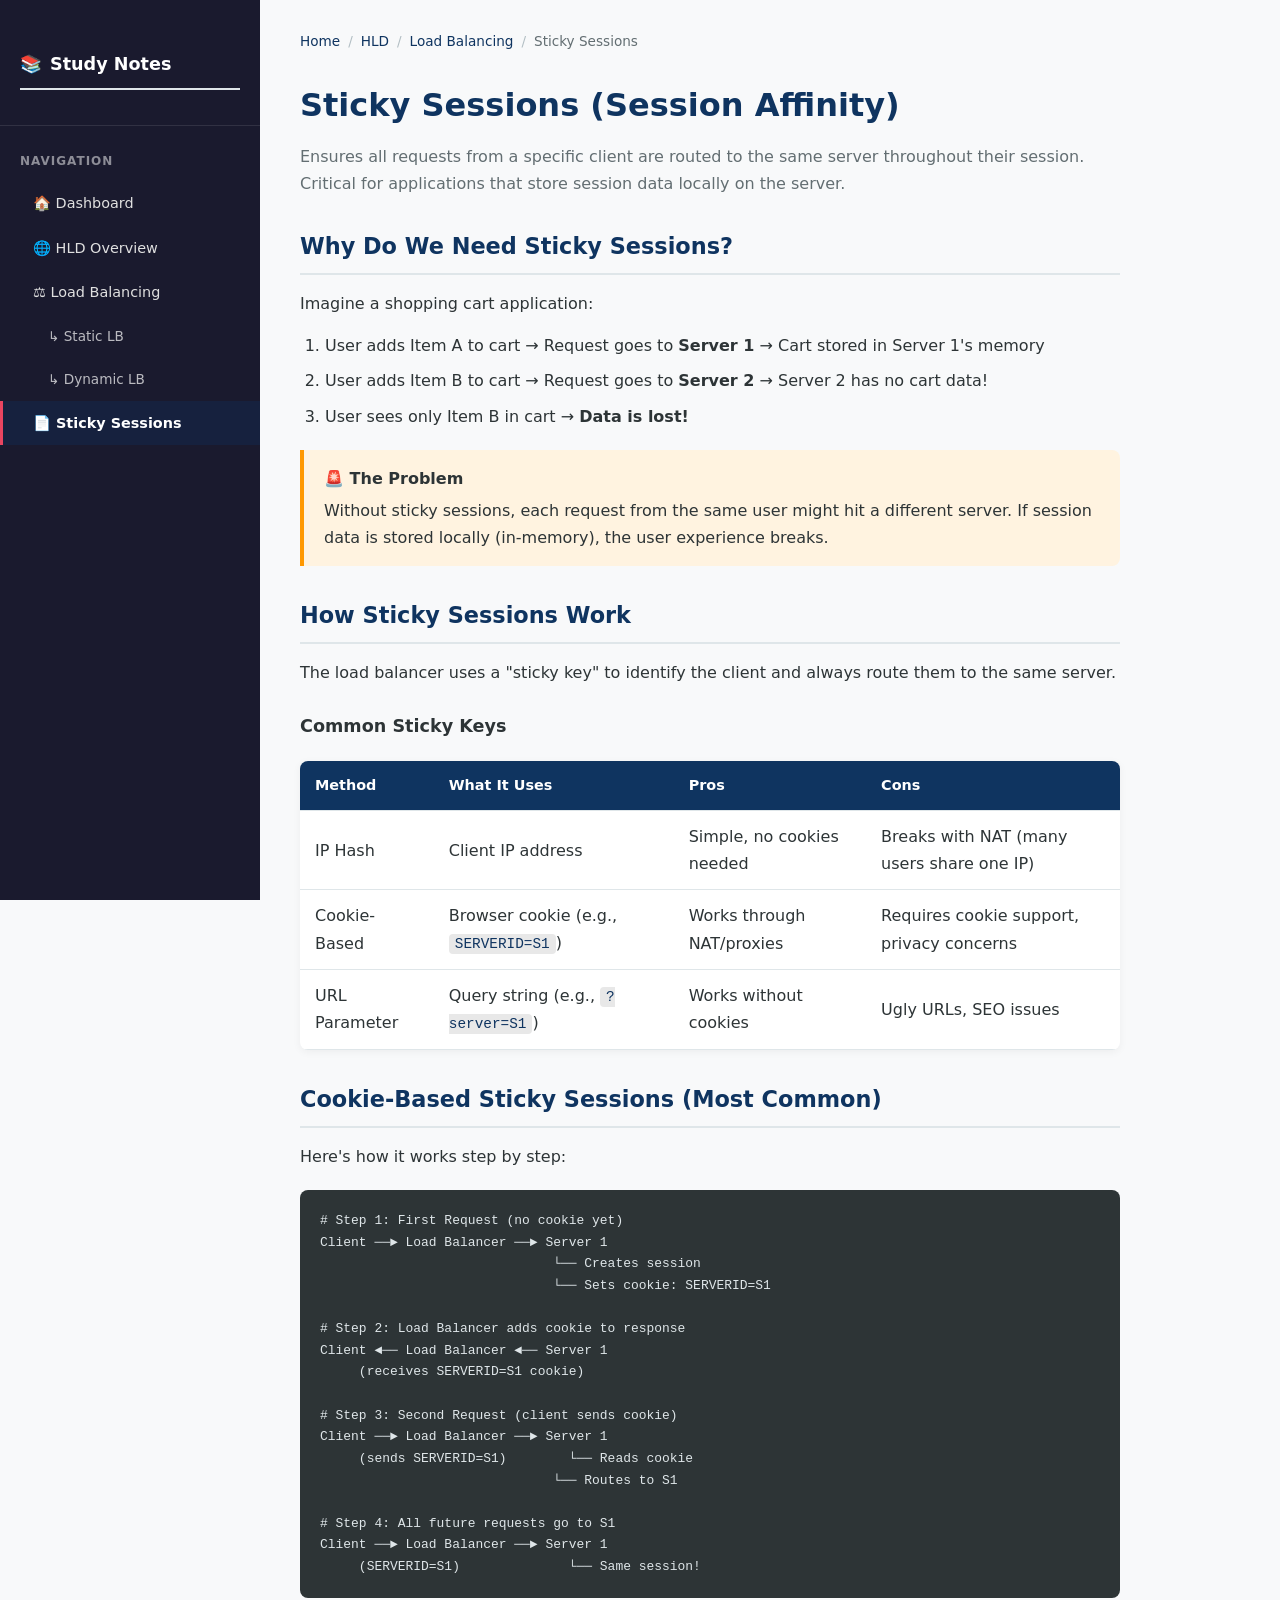
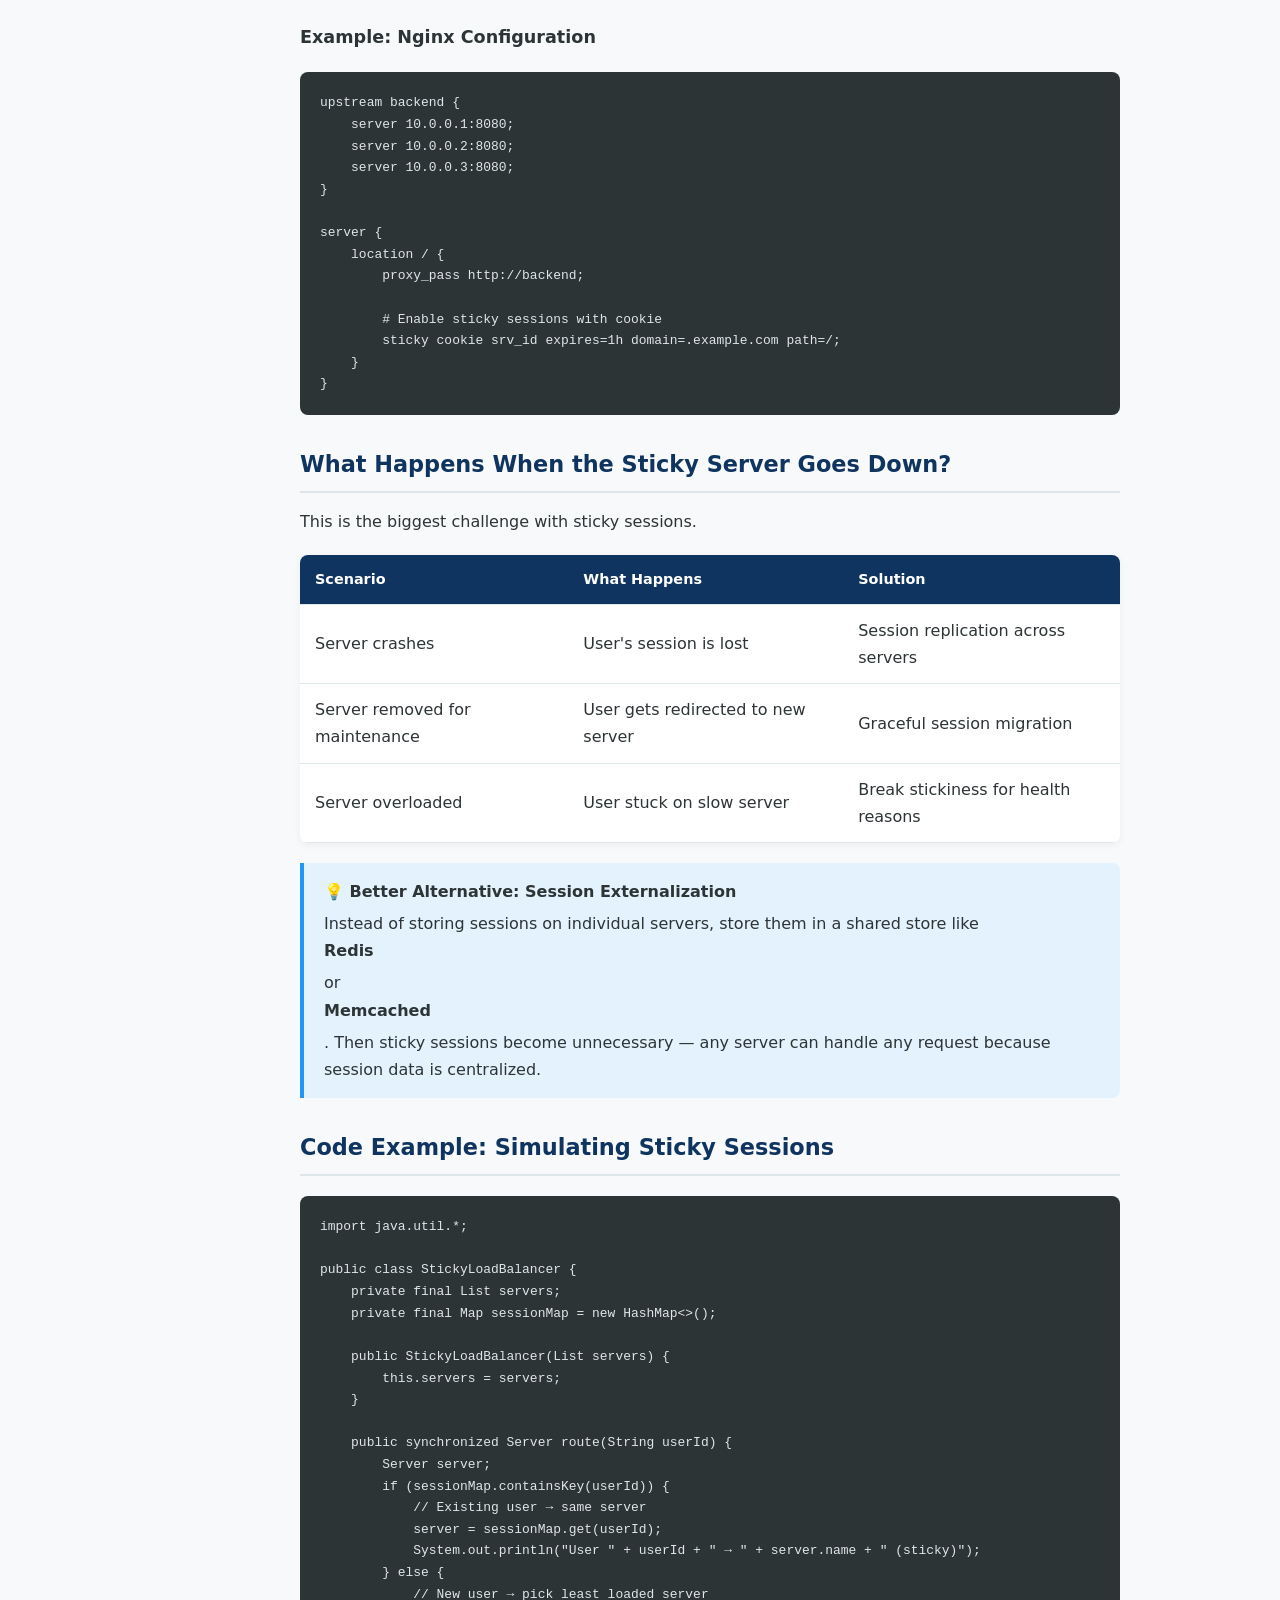
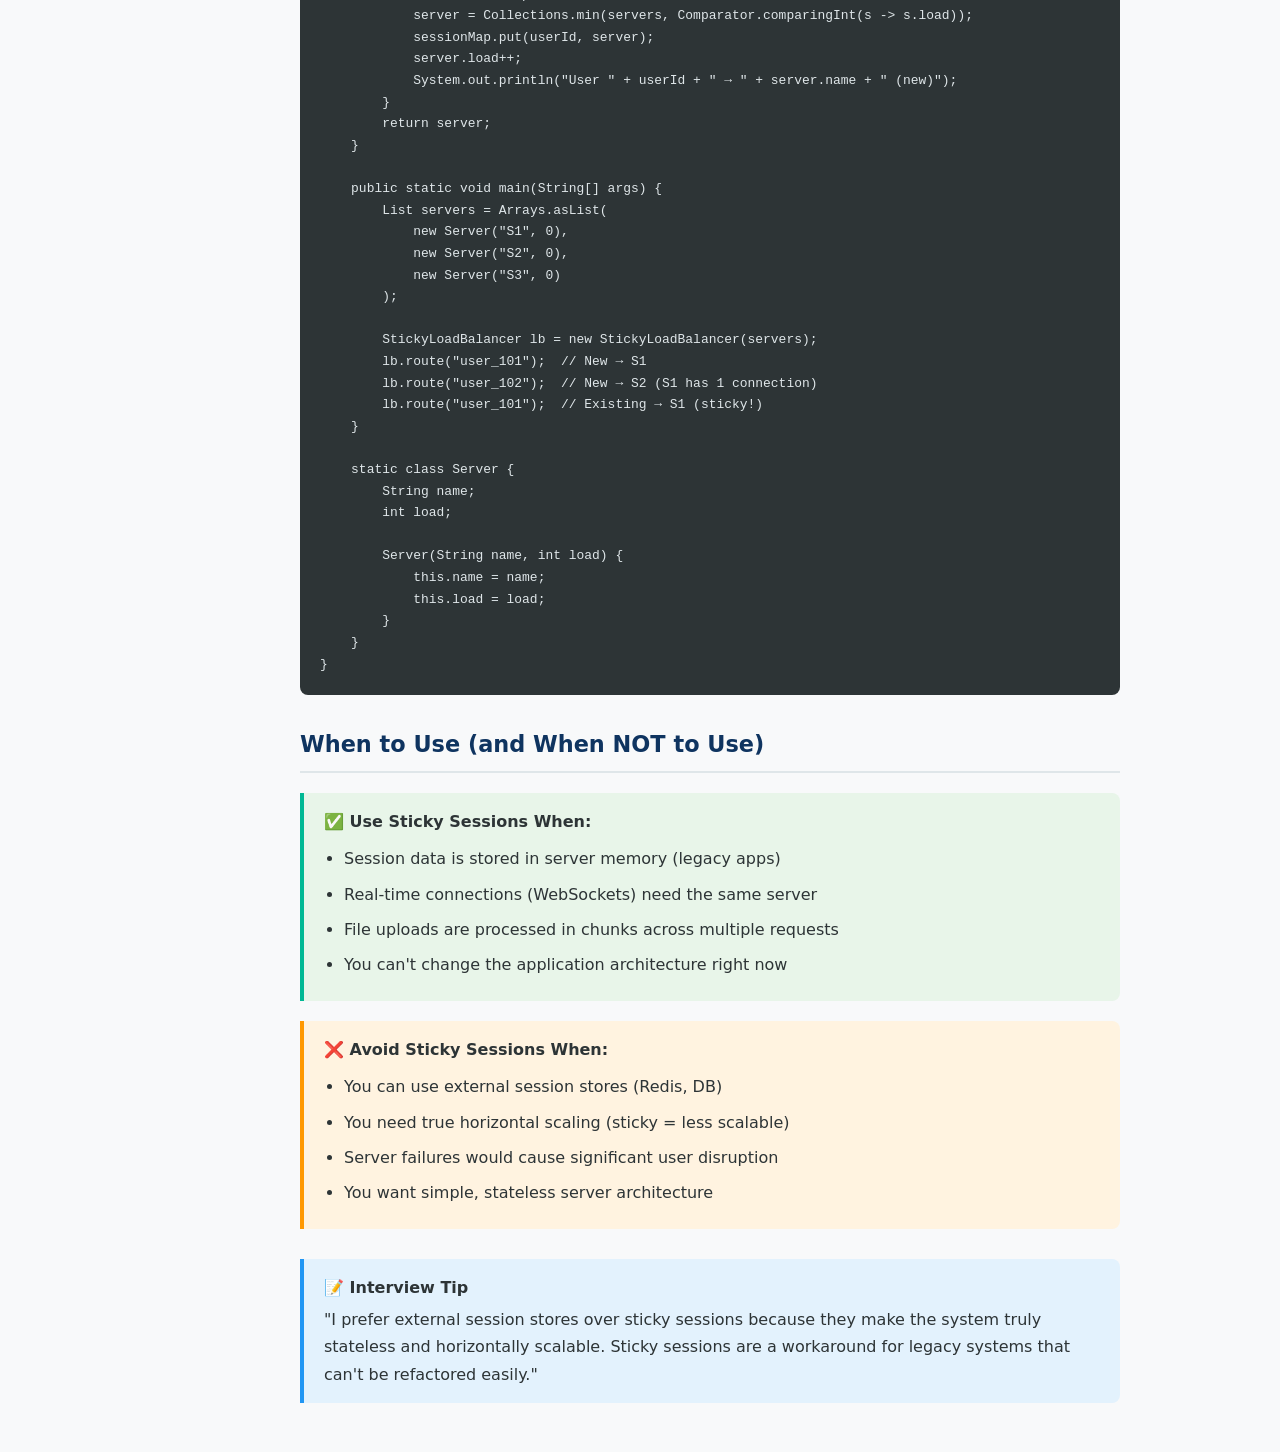
<file: HLD/01_Load_Balancing/sticky_sessions.html>
<!-- # HLD/01_Load_Balancing/sticky_sessions.html - Leaf Content Page -->

<!DOCTYPE html>
<html lang="en">
<head>
  <meta charset="UTF-8">
  <meta name="viewport" content="width=device-width, initial-scale=1.0">
  <title>Sticky Sessions - HLD</title>
  <link rel="stylesheet" href="../../styles.css">
</head>
<body>
  <nav class="sidebar">
    <div class="sidebar-header"><h2>Study Notes</h2></div>
    <div class="sidebar-section">
      <div class="sidebar-section-title">Navigation</div>
      <a href="../../index.html">🏠 Dashboard</a>
      <a href="../index.html">🌐 HLD Overview</a>
      <a href="index.html">⚖️ Load Balancing</a>
      <a href="static_lb.html" class="sub-link">↳ Static LB</a>
      <a href="dynamic_lb.html" class="sub-link">↳ Dynamic LB</a>
      <a href="sticky_sessions.html" class="active">📄 Sticky Sessions</a>
    </div>
  </nav>

  <main class="main-content">
    <div class="breadcrumb">
      <a href="../../index.html">Home</a><span class="sep">/</span>
      <a href="../index.html">HLD</a><span class="sep">/</span>
      <a href="index.html">Load Balancing</a><span class="sep">/</span>
      <span>Sticky Sessions</span>
    </div>

    <h1>Sticky Sessions (Session Affinity)</h1>
    <p style="color: var(--text-light);">
      Ensures all requests from a specific client are routed to the same server throughout their session.
      Critical for applications that store session data locally on the server.
    </p>

    <h2>Why Do We Need Sticky Sessions?</h2>
    <p>Imagine a shopping cart application:</p>
    <ol>
      <li>User adds Item A to cart → Request goes to <strong>Server 1</strong> → Cart stored in Server 1's memory</li>
      <li>User adds Item B to cart → Request goes to <strong>Server 2</strong> → Server 2 has no cart data!</li>
      <li>User sees only Item B in cart → <strong>Data is lost!</strong></li>
    </ol>

    <div class="info-box warning">
      <strong>🚨 The Problem</strong>
      Without sticky sessions, each request from the same user might hit a different server. 
      If session data is stored locally (in-memory), the user experience breaks.
    </div>

    <h2>How Sticky Sessions Work</h2>
    <p>The load balancer uses a "sticky key" to identify the client and always route them to the same server.</p>

    <h3>Common Sticky Keys</h3>
    <table>
      <tr><th>Method</th><th>What It Uses</th><th>Pros</th><th>Cons</th></tr>
      <tr>
        <td>IP Hash</td>
        <td>Client IP address</td>
        <td>Simple, no cookies needed</td>
        <td>Breaks with NAT (many users share one IP)</td>
      </tr>
      <tr>
        <td>Cookie-Based</td>
        <td>Browser cookie (e.g., <code>SERVERID=S1</code>)</td>
        <td>Works through NAT/proxies</td>
        <td>Requires cookie support, privacy concerns</td>
      </tr>
      <tr>
        <td>URL Parameter</td>
        <td>Query string (e.g., <code>?server=S1</code>)</td>
        <td>Works without cookies</td>
        <td>Ugly URLs, SEO issues</td>
      </tr>
    </table>

    <h2>Cookie-Based Sticky Sessions (Most Common)</h2>
    <p>Here's how it works step by step:</p>

    <pre><code># Step 1: First Request (no cookie yet)
Client ──► Load Balancer ──► Server 1
                              └── Creates session
                              └── Sets cookie: SERVERID=S1

# Step 2: Load Balancer adds cookie to response
Client ◄── Load Balancer ◄── Server 1
     (receives SERVERID=S1 cookie)

# Step 3: Second Request (client sends cookie)
Client ──► Load Balancer ──► Server 1
     (sends SERVERID=S1)        └── Reads cookie
                              └── Routes to S1

# Step 4: All future requests go to S1
Client ──► Load Balancer ──► Server 1
     (SERVERID=S1)              └── Same session!</code></pre>

    <h3>Example: Nginx Configuration</h3>
    <pre><code>upstream backend {
    server 10.0.0.1:8080;
    server 10.0.0.2:8080;
    server 10.0.0.3:8080;
}

server {
    location / {
        proxy_pass http://backend;
        
        # Enable sticky sessions with cookie
        sticky cookie srv_id expires=1h domain=.example.com path=/;
    }
}</code></pre>

    <h2>What Happens When the Sticky Server Goes Down?</h2>
    <p>This is the biggest challenge with sticky sessions.</p>

    <table>
      <tr><th>Scenario</th><th>What Happens</th><th>Solution</th></tr>
      <tr>
        <td>Server crashes</td>
        <td>User's session is lost</td>
        <td>Session replication across servers</td>
      </tr>
      <tr>
        <td>Server removed for maintenance</td>
        <td>User gets redirected to new server</td>
        <td>Graceful session migration</td>
      </tr>
      <tr>
        <td>Server overloaded</td>
        <td>User stuck on slow server</td>
        <td>Break stickiness for health reasons</td>
      </tr>
    </table>

    <div class="info-box">
      <strong>💡 Better Alternative: Session Externalization</strong>
      Instead of storing sessions on individual servers, store them in a shared store like 
      <strong>Redis</strong> or <strong>Memcached</strong>. Then sticky sessions become unnecessary 
      — any server can handle any request because session data is centralized.
    </div>

    <h2>Code Example: Simulating Sticky Sessions</h2>
    <pre><code>import java.util.*;

public class StickyLoadBalancer {
    private final List<Server> servers;
    private final Map<String, Server> sessionMap = new HashMap<>();

    public StickyLoadBalancer(List<Server> servers) {
        this.servers = servers;
    }

    public synchronized Server route(String userId) {
        Server server;
        if (sessionMap.containsKey(userId)) {
            // Existing user → same server
            server = sessionMap.get(userId);
            System.out.println("User " + userId + " → " + server.name + " (sticky)");
        } else {
            // New user → pick least loaded server
            server = Collections.min(servers, Comparator.comparingInt(s -> s.load));
            sessionMap.put(userId, server);
            server.load++;
            System.out.println("User " + userId + " → " + server.name + " (new)");
        }
        return server;
    }

    public static void main(String[] args) {
        List<Server> servers = Arrays.asList(
            new Server("S1", 0),
            new Server("S2", 0),
            new Server("S3", 0)
        );

        StickyLoadBalancer lb = new StickyLoadBalancer(servers);
        lb.route("user_101");  // New → S1
        lb.route("user_102");  // New → S2 (S1 has 1 connection)
        lb.route("user_101");  // Existing → S1 (sticky!)
    }

    static class Server {
        String name;
        int load;

        Server(String name, int load) {
            this.name = name;
            this.load = load;
        }
    }
}</code></pre>

    <h2>When to Use (and When NOT to Use)</h2>

    <div class="info-box success">
      <strong>✅ Use Sticky Sessions When:</strong>
      <ul style="margin: 10px 0 0 20px;">
        <li>Session data is stored in server memory (legacy apps)</li>
        <li>Real-time connections (WebSockets) need the same server</li>
        <li>File uploads are processed in chunks across multiple requests</li>
        <li>You can't change the application architecture right now</li>
      </ul>
    </div>

    <div class="info-box warning">
      <strong>❌ Avoid Sticky Sessions When:</strong>
      <ul style="margin: 10px 0 0 20px;">
        <li>You can use external session stores (Redis, DB)</li>
        <li>You need true horizontal scaling (sticky = less scalable)</li>
        <li>Server failures would cause significant user disruption</li>
        <li>You want simple, stateless server architecture</li>
      </ul>
    </div>

    <div class="info-box" style="margin-top: 30px;">
      <strong>📝 Interview Tip</strong>
      "I prefer external session stores over sticky sessions because they make the system truly stateless 
      and horizontally scalable. Sticky sessions are a workaround for legacy systems that can't be refactored easily."
    </div>
  </main>
</body>
</html>
</file>
<file: styles.css>
/* # Shared CSS styles for all pages */

:root {
  --bg: #f8f9fa;
  --sidebar-bg: #1a1a2e;
  --sidebar-text: #e0e0e0;
  --sidebar-hover: #16213e;
  --accent: #0f3460;
  --accent-light: #e94560;
  --text: #2d3436;
  --text-light: #636e72;
  --card-bg: #ffffff;
  --border: #dfe6e9;
  --code-bg: #2d3436;
  --code-text: #dfe6e9;
  --success: #00b894;
  --warning: #fdcb6e;
}

* { margin: 0; padding: 0; box-sizing: border-box; }

body {
  font-family: 'Segoe UI', system-ui, -apple-system, sans-serif;
  background: var(--bg);
  color: var(--text);
  line-height: 1.7;
  display: flex;
  min-height: 100vh;
}

/* Sidebar */
.sidebar {
  width: 260px;
  background: var(--sidebar-bg);
  color: var(--sidebar-text);
  position: fixed;
  height: 100vh;
  overflow-y: auto;
  padding: 20px 0;
  z-index: 100;
}

.sidebar-header {
  padding: 0 20px 20px;
  border-bottom: 1px solid rgba(255,255,255,0.1);
  margin-bottom: 15px;
}

.sidebar-header h2 {
  font-size: 1.1rem;
  color: #fff;
  display: flex;
  align-items: center;
  gap: 8px;
}

.sidebar-header h2::before {
  content: "📚";
}

.sidebar-section {
  margin-bottom: 5px;
}

.sidebar-section-title {
  padding: 10px 20px;
  font-size: 0.75rem;
  text-transform: uppercase;
  letter-spacing: 1px;
  color: rgba(255,255,255,0.5);
  font-weight: 600;
}

.sidebar a {
  display: block;
  padding: 10px 20px 10px 30px;
  color: var(--sidebar-text);
  text-decoration: none;
  font-size: 0.9rem;
  transition: all 0.2s;
  border-left: 3px solid transparent;
}

.sidebar a:hover, .sidebar a.active {
  background: var(--sidebar-hover);
  border-left-color: var(--accent-light);
  color: #fff;
}

.sidebar a.active {
  font-weight: 600;
}

.sidebar .sub-link {
  padding-left: 45px;
  font-size: 0.85rem;
  color: rgba(255,255,255,0.7);
}

/* Main Content */
.main-content {
  margin-left: 260px;
  flex: 1;
  padding: 30px 40px;
  max-width: 900px;
}

/* Breadcrumb */
.breadcrumb {
  display: flex;
  align-items: center;
  gap: 8px;
  margin-bottom: 25px;
  font-size: 0.85rem;
  color: var(--text-light);
}

.breadcrumb a {
  color: var(--accent);
  text-decoration: none;
}

.breadcrumb a:hover { text-decoration: underline; }

.breadcrumb .sep { color: #b2bec3; }

/* Cards */
.card-grid {
  display: grid;
  grid-template-columns: repeat(auto-fit, minmax(250px, 1fr));
  gap: 20px;
  margin-top: 20px;
}

.card {
  background: var(--card-bg);
  border-radius: 10px;
  padding: 25px;
  border: 1px solid var(--border);
  transition: transform 0.2s, box-shadow 0.2s;
  cursor: pointer;
  text-decoration: none;
  color: inherit;
  display: block;
}

.card:hover {
  transform: translateY(-3px);
  box-shadow: 0 8px 25px rgba(0,0,0,0.08);
  border-color: var(--accent);
}

.card h3 {
  font-size: 1.1rem;
  margin-bottom: 8px;
  color: var(--accent);
}

.card p {
  font-size: 0.9rem;
  color: var(--text-light);
}

.card .card-icon {
  font-size: 2rem;
  margin-bottom: 12px;
}

/* Content Styles */
h1 {
  font-size: 2rem;
  margin-bottom: 10px;
  color: var(--accent);
}

h2 {
  font-size: 1.4rem;
  margin: 30px 0 15px;
  padding-bottom: 8px;
  border-bottom: 2px solid var(--border);
  color: var(--accent);
}

h3 {
  font-size: 1.1rem;
  margin: 25px 0 10px;
  color: var(--text);
}

p { margin-bottom: 15px; }

ul, ol {
  margin: 15px 0 15px 25px;
}

li { margin-bottom: 8px; }

/* Code Blocks */
pre {
  background: var(--code-bg);
  color: var(--code-text);
  padding: 20px;
  border-radius: 8px;
  overflow-x: auto;
  font-family: 'Fira Code', 'Consolas', monospace;
  font-size: 0.9rem;
  margin: 20px 0;
  line-height: 1.5;
}

code {
  background: #e8e8e8;
  padding: 2px 6px;
  border-radius: 4px;
  font-family: 'Fira Code', 'Consolas', monospace;
  font-size: 0.9em;
  color: var(--accent);
}

pre code {
  background: none;
  padding: 0;
  color: var(--code-text);
}

/* Info Boxes */
.info-box {
  background: #e3f2fd;
  border-left: 4px solid #2196f3;
  padding: 15px 20px;
  border-radius: 0 8px 8px 0;
  margin: 20px 0;
}

.info-box.warning {
  background: #fff3e0;
  border-left-color: #ff9800;
}

.info-box.success {
  background: #e8f5e9;
  border-left-color: var(--success);
}

.info-box strong {
  display: block;
  margin-bottom: 5px;
  color: var(--text);
}

/* Tables */
table {
  width: 100%;
  border-collapse: collapse;
  margin: 20px 0;
  background: var(--card-bg);
  border-radius: 8px;
  overflow: hidden;
  box-shadow: 0 2px 8px rgba(0,0,0,0.05);
}

th, td {
  padding: 12px 15px;
  text-align: left;
  border-bottom: 1px solid var(--border);
}

th {
  background: var(--accent);
  color: white;
  font-weight: 600;
  font-size: 0.9rem;
}

tr:hover { background: #f8f9fa; }

/* Topic List in Index Pages */
.topic-list {
  list-style: none;
  margin: 20px 0;
}

.topic-list li {
  background: var(--card-bg);
  border: 1px solid var(--border);
  border-radius: 8px;
  margin-bottom: 10px;
  transition: all 0.2s;
}

.topic-list li:hover {
  border-color: var(--accent);
  box-shadow: 0 4px 12px rgba(0,0,0,0.06);
}

.topic-list a {
  display: flex;
  align-items: center;
  justify-content: space-between;
  padding: 15px 20px;
  text-decoration: none;
  color: var(--text);
}

.topic-list a:hover { color: var(--accent); }

.topic-list .topic-name {
  font-weight: 500;
}

.topic-list .topic-count {
  font-size: 0.8rem;
  color: var(--text-light);
  background: var(--bg);
  padding: 4px 10px;
  border-radius: 20px;
}

/* Responsive */
@media (max-width: 768px) {
  .sidebar { width: 200px; }
  .main-content { margin-left: 200px; padding: 20px; }
}
</file>
